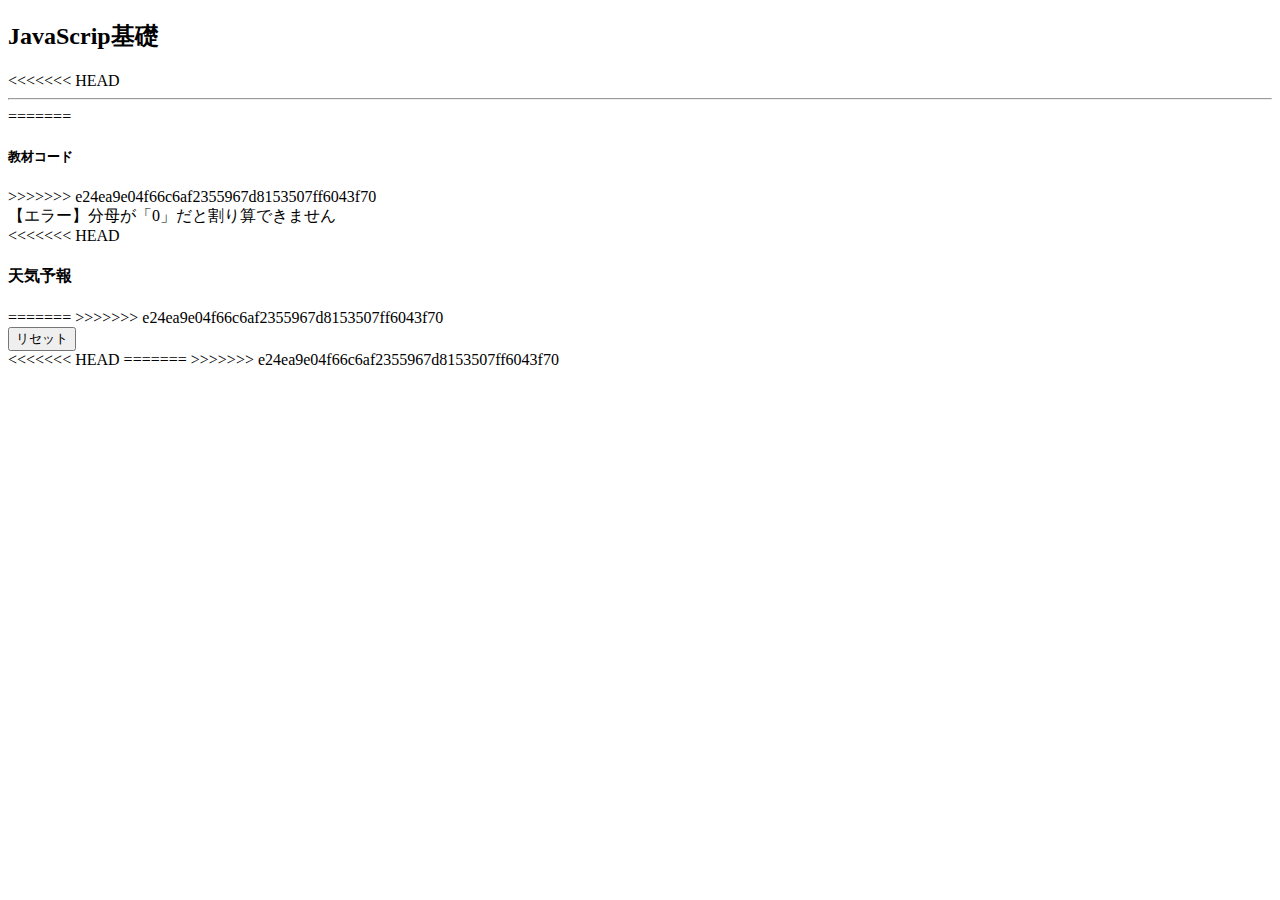
<file: index.html>
<!DOCTYPE html>
<html lang="ja">
<head>
    <meta charset="UTF-8">
    <meta name="viewport" content="width=device-width, initial-scale=1.0">
    <title>JavaScript基礎</title>
    <link href="https://cdn.jsdelivr.net/npm/bootstrap@5.3.0/dist/css/bootstrap.min.css" rel="stylesheet" integrity="sha384-9ndCyUaIbzAi2FUVXJi0CjmCapSmO7SnpJef0486qhLnuZ2cdeRhO02iuK6FUUVM" crossorigin="anonymous">
    <link rel="stylesheet" href="css/style.css">
</head>
<body>
    <div class="container m-auto">
        <header class="p-4">
            <h2>JavaScrip基礎</h2>
        </header>
    
        <main>
            <section class="mb-4 p-4 border border-primary">
<<<<<<< HEAD

                <hr>
=======
                <h5 class="text-decoration-underline">教材コード</h5>
>>>>>>> e24ea9e04f66c6af2355967d8153507ff6043f70
                <div id="dom-code"></div>
            </section>

            <section class="mb-4 p-4 border border-primary">
<<<<<<< HEAD
                <h4 class="mb-4 text-decoration-underline">天気予報</h4>
=======
>>>>>>> e24ea9e04f66c6af2355967d8153507ff6043f70
                <div id="weather-html"></div>
            </section>
        </main>
    
        <footer class="p-4 text-center border border-primary">
            <button class="btn btn-success" id="reset-btn">リセット</button>
        </footer>
    </div>
<script src="https://cdn.jsdelivr.net/npm/bootstrap@5.3.0/dist/js/bootstrap.bundle.min.js" integrity="sha384-geWF76RCwLtnZ8qwWowPQNguL3RmwHVBC9FhGdlKrxdiJJigb/j/68SIy3Te4Bkz" crossorigin="anonymous"></script>
<<<<<<< HEAD
<script src="https://code.jquery.com/jquery-3.7.1.min.js" integrity="sha256-/JqT3SQfawRcv/BIHPThkBvs0OEvtFFmqPF/lYI/Cxo=" crossorigin="anonymous"></script>
=======
>>>>>>> e24ea9e04f66c6af2355967d8153507ff6043f70
<script type="module" src="js/script.js"></script>
</body>
</html>
</file>
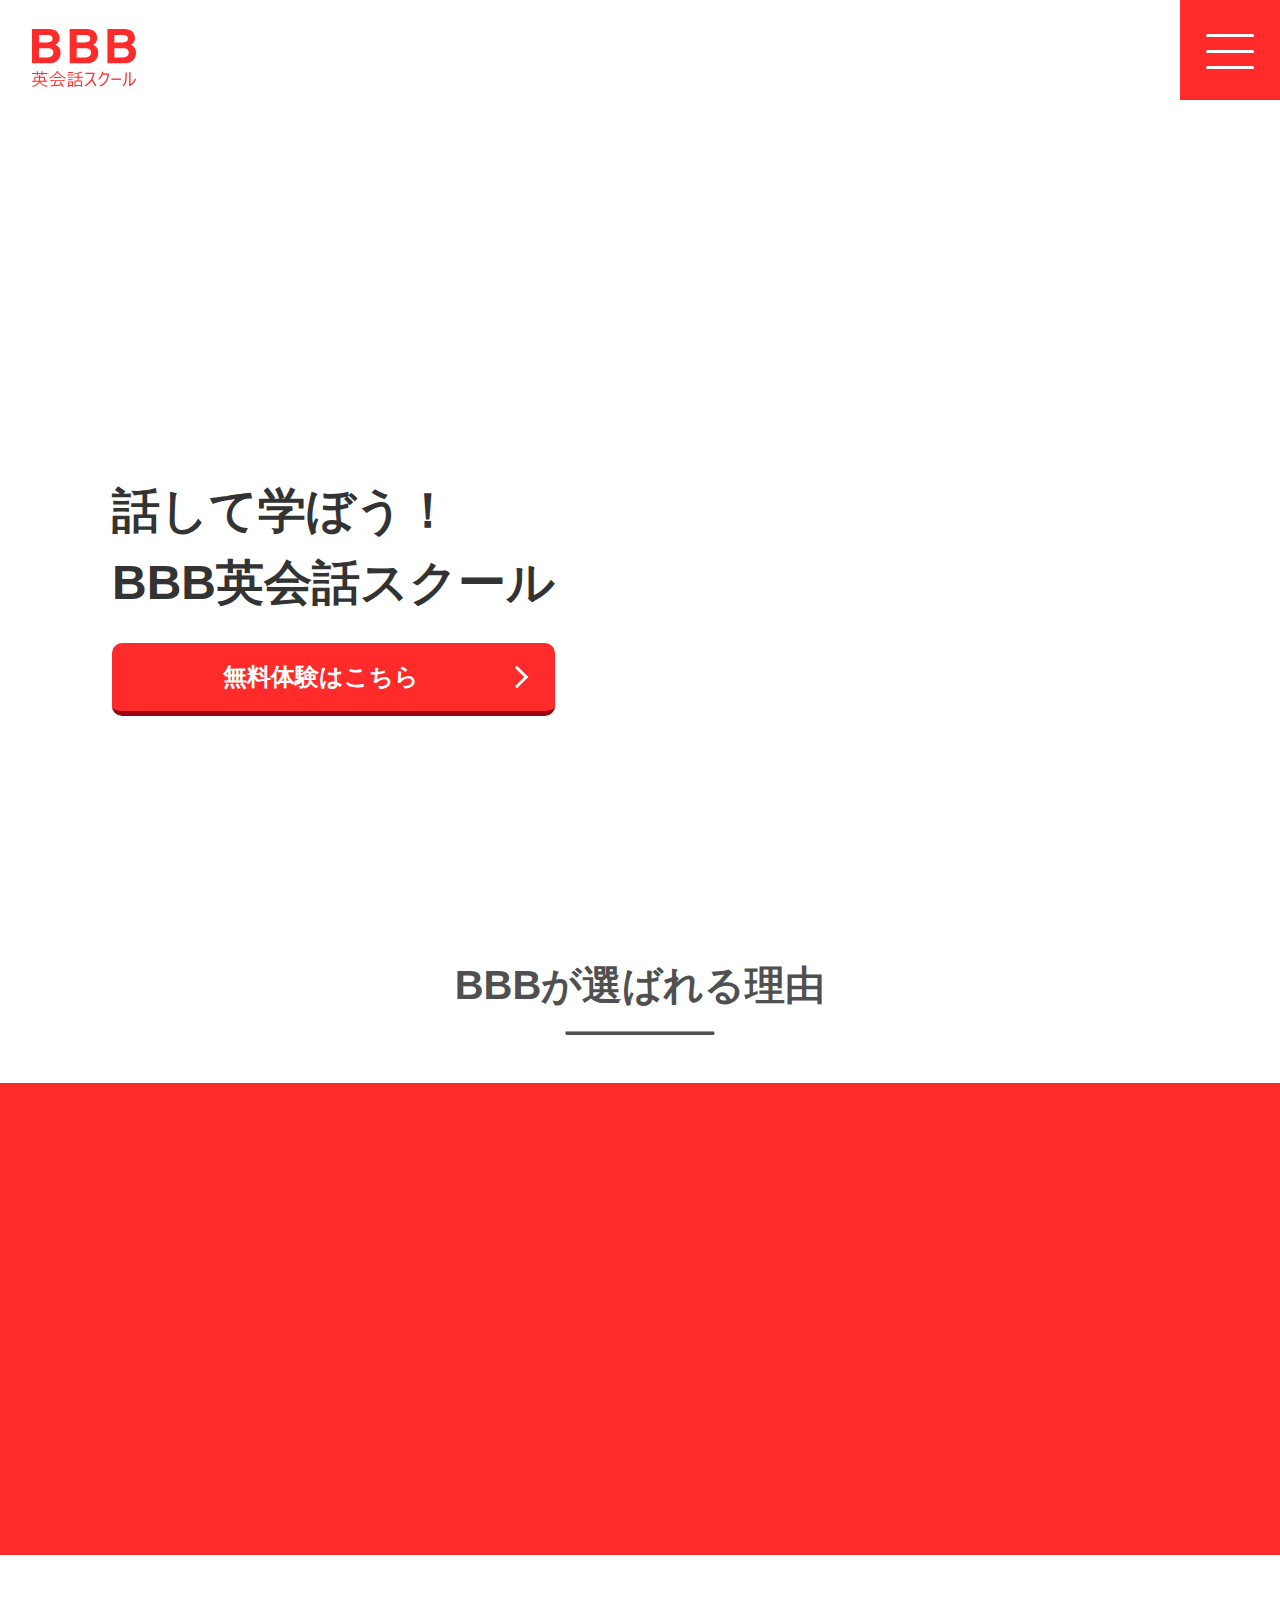
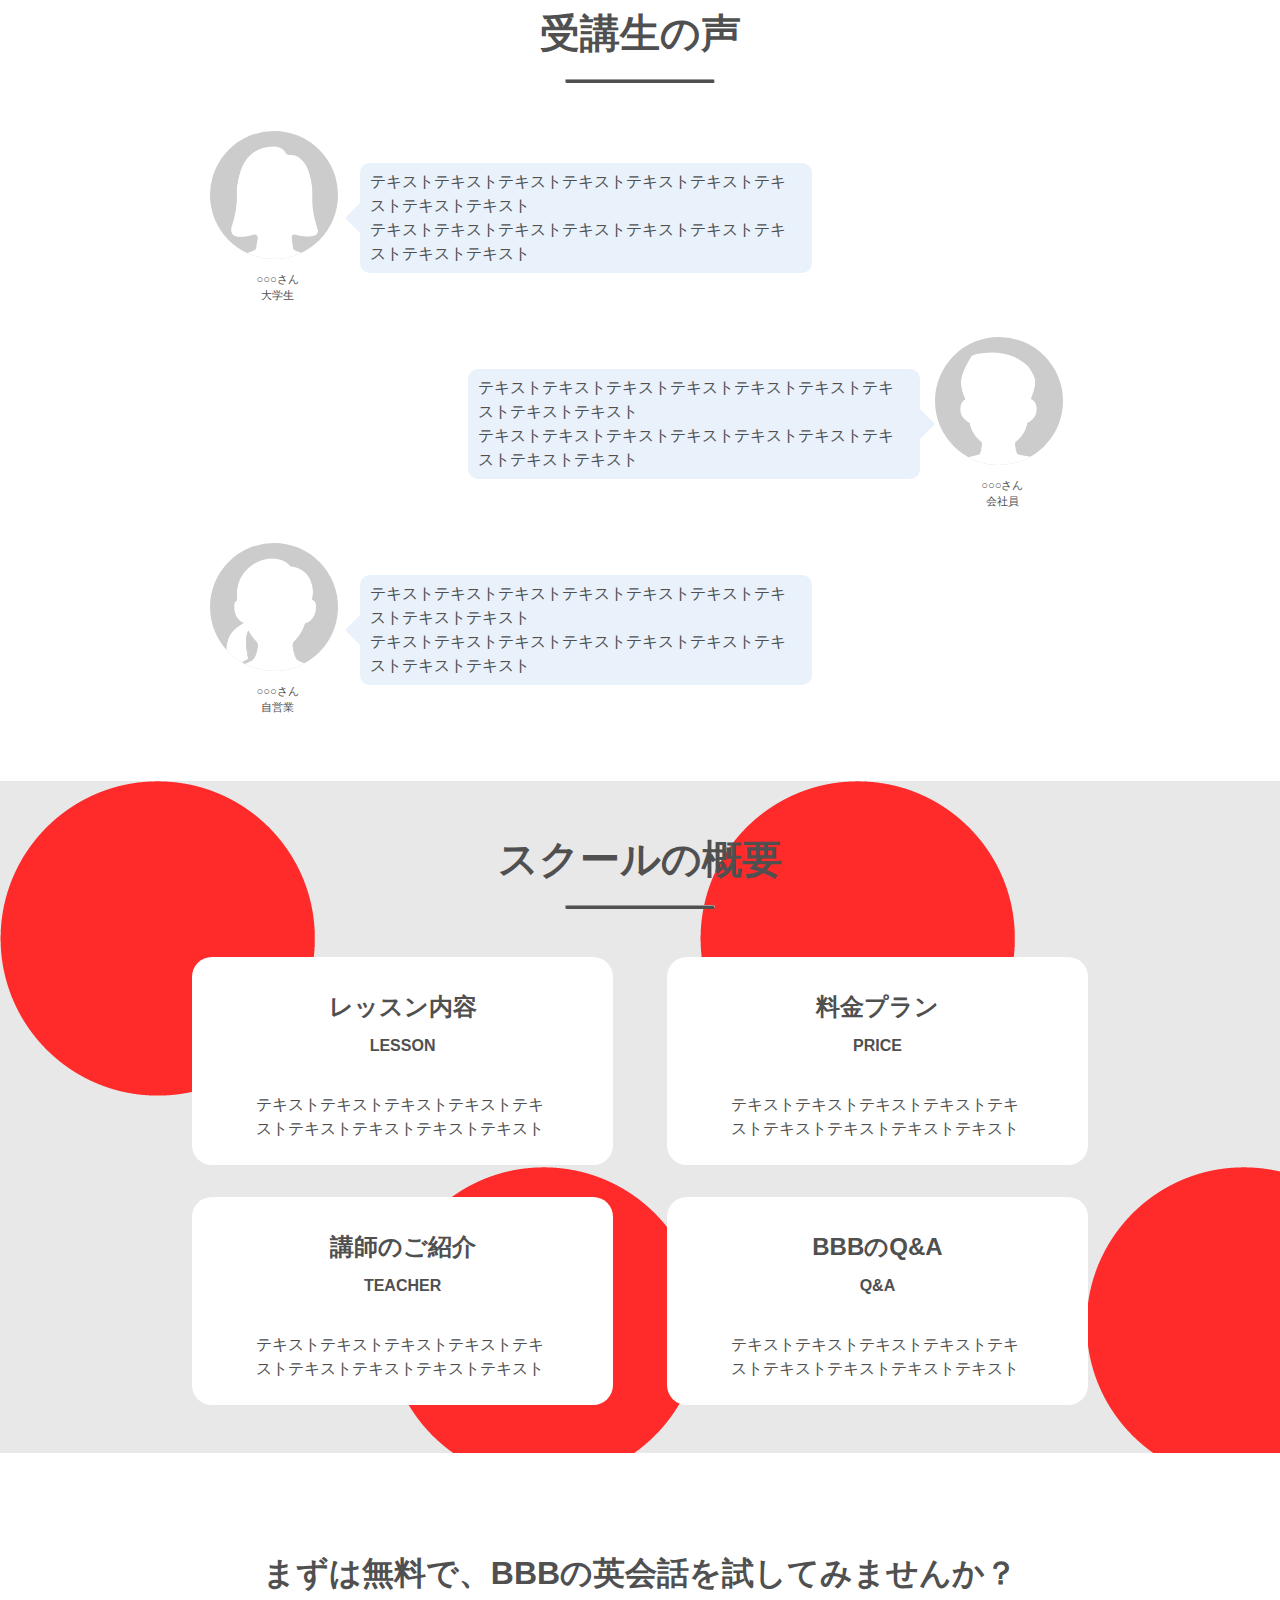
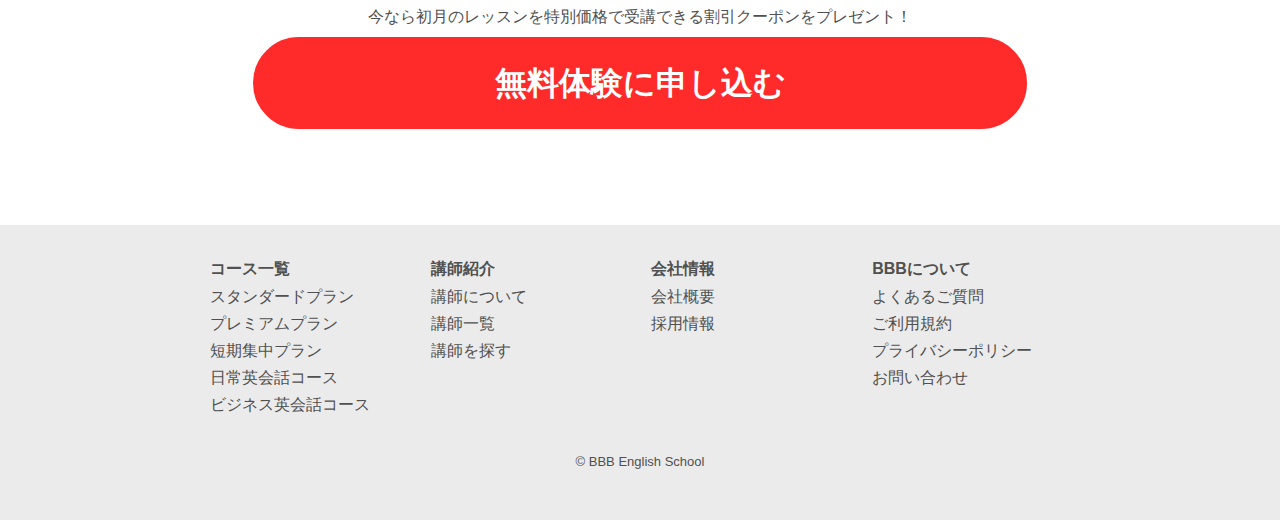
<file: bbblp/index.html>
<!DOCTYPE html>
<html lang="ja">
<head>
<meta charset="UTF-8">
<meta http-equiv="X-UA-Compatible" content="IE=edge">
<!-- SPの表示方法を指定・制御 -->
<meta name="viewport" content="width=device-width, initial-scale=1.0">
<meta name="description" content="BBB英会話スクールはネイティブな講師をそろえて皆様をお待ちしております。">
<title>BBB英会話スクール</title>
<!-- css -->
<link rel="stylesheet" type="text/css" href="css/reset.css">
<link rel="stylesheet" type="text/css" href="css/style.css">
<link rel="stylesheet" type="text/css" href="css/responsive.css">

 <!-- ファビコン -->
 <link rel="shortcut icon" href="img/favicon.ico">

</head>
<body>
  <header id="header">
      <h1 id="logo">
        <a href="#header"><img src="img/logo-r.svg" alt="BBB英会話スクール"></a>
      </h1>

      <!-- ハンバーガーメニュー -->
      <div class="hamburger">
        <span></span>
        <span></span>
        <span></span>
      </div>

      <nav id="gnav">
        <p id="logo">
          <img class="logo" src="img/logo-w.svg" alt="BBB英会話スクール">
        </p>
        <ul class="sp_menu">
          <li><a href="#bbb">BBBが選ばれる理由</a></li>
          <li><a href="#students">受講生の声</a></li>
          <li><a href="#overview">スクールの概要</a></li>
        </ul>
        <p class="sp_menubtn">
          <a class="btn" href="#">無料体験に申し込む</a>
        </p>
      </nav>
  </header>

  
  <div id="headerimg">
    <ul class="slideanime">
      <li><img src="img/mainvisual1.jpg" alt="黒板と生徒"></li>
      <li><img src="img/mainvisual2.jpg" alt="先生と生徒"></li>
      <li><img src="img/mainvisual3.jpg" alt="楽しそうな生徒"></li>
    </ul>
    <div class="catch">
      <p class="text">話して学ぼう！<br>BBB英会話スクール</p>
      <a class="btn" href="#">無料体験はこちら</a>
      
    </div>
    <!-- catch -->
  </div>
  <!-- headerimg -->




  <main id="main">

    <!-- BBBが選ばれる理由 -->
 
      <div class="container" id="bbb">
        <h2 class="section-title">BBBが選ばれる理由</h2><hr>
      </div>
      <!-- container -->

      <section id="reason">
          <div class="move">
            <ul class="leftBox inview fadeIn_left">
              <li>
                <img src="img/icon-pc.png" alt="">
                <p>
                  <span class="title">オンライン対応</span>
                  <br><span class="text">24時間いつでも受講で<br class="br-sp">きる！</span>
                </p>
              </li>
            </ul>

            <ul class="rightBox inview fadeIn_right">
              <li>
                <img src="img/icon-teacher.png" alt="">
                <p>
                  <span class="title">講師はネイティブ</span>
                  <br><span class="text">お気に入りの講師が自由に<br class="br-sp">選べる！</span>
                </p>
              </li>
            </ul>
          </div>
      </section>
      

    
    


  <!-- 受講生の声 -->
    <div class="container" id="students">
      <h2 class="section-title">受講生の声</h2><hr>
      
      <section id="voice">
        <ul class="item-left inview-balloon">
            <li class="Infoitem">
                <img src="img/icon-student1.png" alt="大学生様お写真">
                <p class="name">○○○さん<br>大学生</p>
            </li>
            <li class="textitem">
              <p>
                テキストテキストテキストテキストテキストテキストテキストテキストテキスト<br>
                テキストテキストテキストテキストテキストテキストテキストテキストテキスト
              </p>
            </li>
          </ul>

          <ul class="item-right inview-balloon">
            <li class="textitem">
              <p>
                テキストテキストテキストテキストテキストテキストテキストテキストテキスト<br>
                テキストテキストテキストテキストテキストテキストテキストテキストテキスト
              </p>
            <li class="Infoitem">
              <img src="img/icon-student2.png" alt="会社員様お写真">
              <p class="name">○○○さん<br>会社員</p>
            </li>
          </ul>

          <ul class="item-left inview-balloon">
            <li class="Infoitem">
              <img src="img/icon-student3.png" alt="自営業様お写真">
              <p class="name">○○○さん<br>自営業</p>
            </li>
            <li class="textitem">
              <p>
                テキストテキストテキストテキストテキストテキストテキストテキストテキスト<br>
                テキストテキストテキストテキストテキストテキストテキストテキストテキスト
              </p>
            </li>
          </ul>
      </section>
      <!-- voice -->
    </div>
    <!-- container -->





    <!-- スクールの概要 -->
    <div class="wrapper" id="overview">
      <h2 class="section-title">スクールの概要</h2><hr>
      <section>
        <ul class="menu">
          <li>
            <h3 class="menu-title">
              <p>
                レッスン内容
                <br><span>LESSON</span>
              </p>
            </h3>
            <p>テキストテキストテキストテキストテキストテキストテキストテキストテキスト</p>
          </li>
          <li>
            <h3 class="menu-title">
              <p>
                料金プラン
                <br><span>PRICE</span>
              </p>
            </h3>
            <p>テキストテキストテキストテキストテキストテキストテキストテキストテキスト</p>
          </li>
          <li>
            <h3 class="menu-title">
              <p>
                講師のご紹介
                <br><span>TEACHER</span>
              </p>
            </h3>
            <p>テキストテキストテキストテキストテキストテキストテキストテキストテキスト</p>
          </li>
          <li>
            <h3 class="menu-title">
              <p>
                BBBのQ&A
                <br><span>Q&A</span>
              </p>
            </h3>
            <p>テキストテキストテキストテキストテキストテキストテキストテキストテキスト</p>
          </li>
        </ul>
      </section>
    </div>
    <!-- wrapper -->




  <!-- 無料体験申し込み -->
  <div class="container">
    <ul id="entry">
      <li class="title">
        まずは無料で、BBBの英会話を試してみませんか？
      </li>
      <li class="cm">
        今なら初月のレッスンを特別価格で受講できる割引クーポンをプレゼント！
      </li>
      <li class="entrybtn"><a class="btn" href="#">無料体験に申し込む</a></li>
    </ul>
  </div>
  <!-- container -->
  </main>




  <footer id="footer">
    <div class="container">
      <ul class="inner">
        <li>
          <dl class="next">
            <dt>コース一覧</dt>
            <dd><a href="#">スタンダードプラン</a></dd>
            <dd><a href="#">プレミアムプラン</a></dd>
            <dd><a href="#">短期集中プラン</a></dd>
            <dd><a href="#">日常英会話コース</a></dd>
            <dd><a href="#">ビジネス英会話コース</a></dd>
          </dl>
        </li>
        <li>
          <dl class="next">
            <dt>講師紹介</dt>
            <dd><a href="#">講師について</a></dd>
            <dd><a href="#">講師一覧</a></dd>
            <dd><a href="#">講師を探す</a></dd>
          </dl>
        </li>
        <li>
          <dl class="next">
            <dt>会社情報</dt>
            <dd><a href="#">会社概要</a></dd>
            <dd><a href="#">採用情報</a></dd>
          </dl>
        </li>
        <li>
          <dl class="next">
            <dt>BBBについて</dt>
            <dd><a href="#">よくあるご質問</a></dd>
            <dd><a href="#">ご利用規約</a></dd>
            <dd><a href="#">プライバシーポリシー</a></dd>
            <dd><a href="#">お問い合わせ</a></dd>
          </dl>
        </li>
      </ul>
      <p class="copyright">&copy; BBB English School</p>
    </div>
    <!-- container -->
  </footer>

  <script src="https://code.jquery.com/jquery-3.7.1.min.js" integrity="sha256-/JqT3SQfawRcv/BIHPThkBvs0OEvtFFmqPF/lYI/Cxo=" crossorigin="anonymous"></script>
  <!-- inview動きのライブラリ -->
  <script src="js/jquery.inview.min.js"></script>
  <script src="js/script.js"></script>

</body>
</html>
</file>
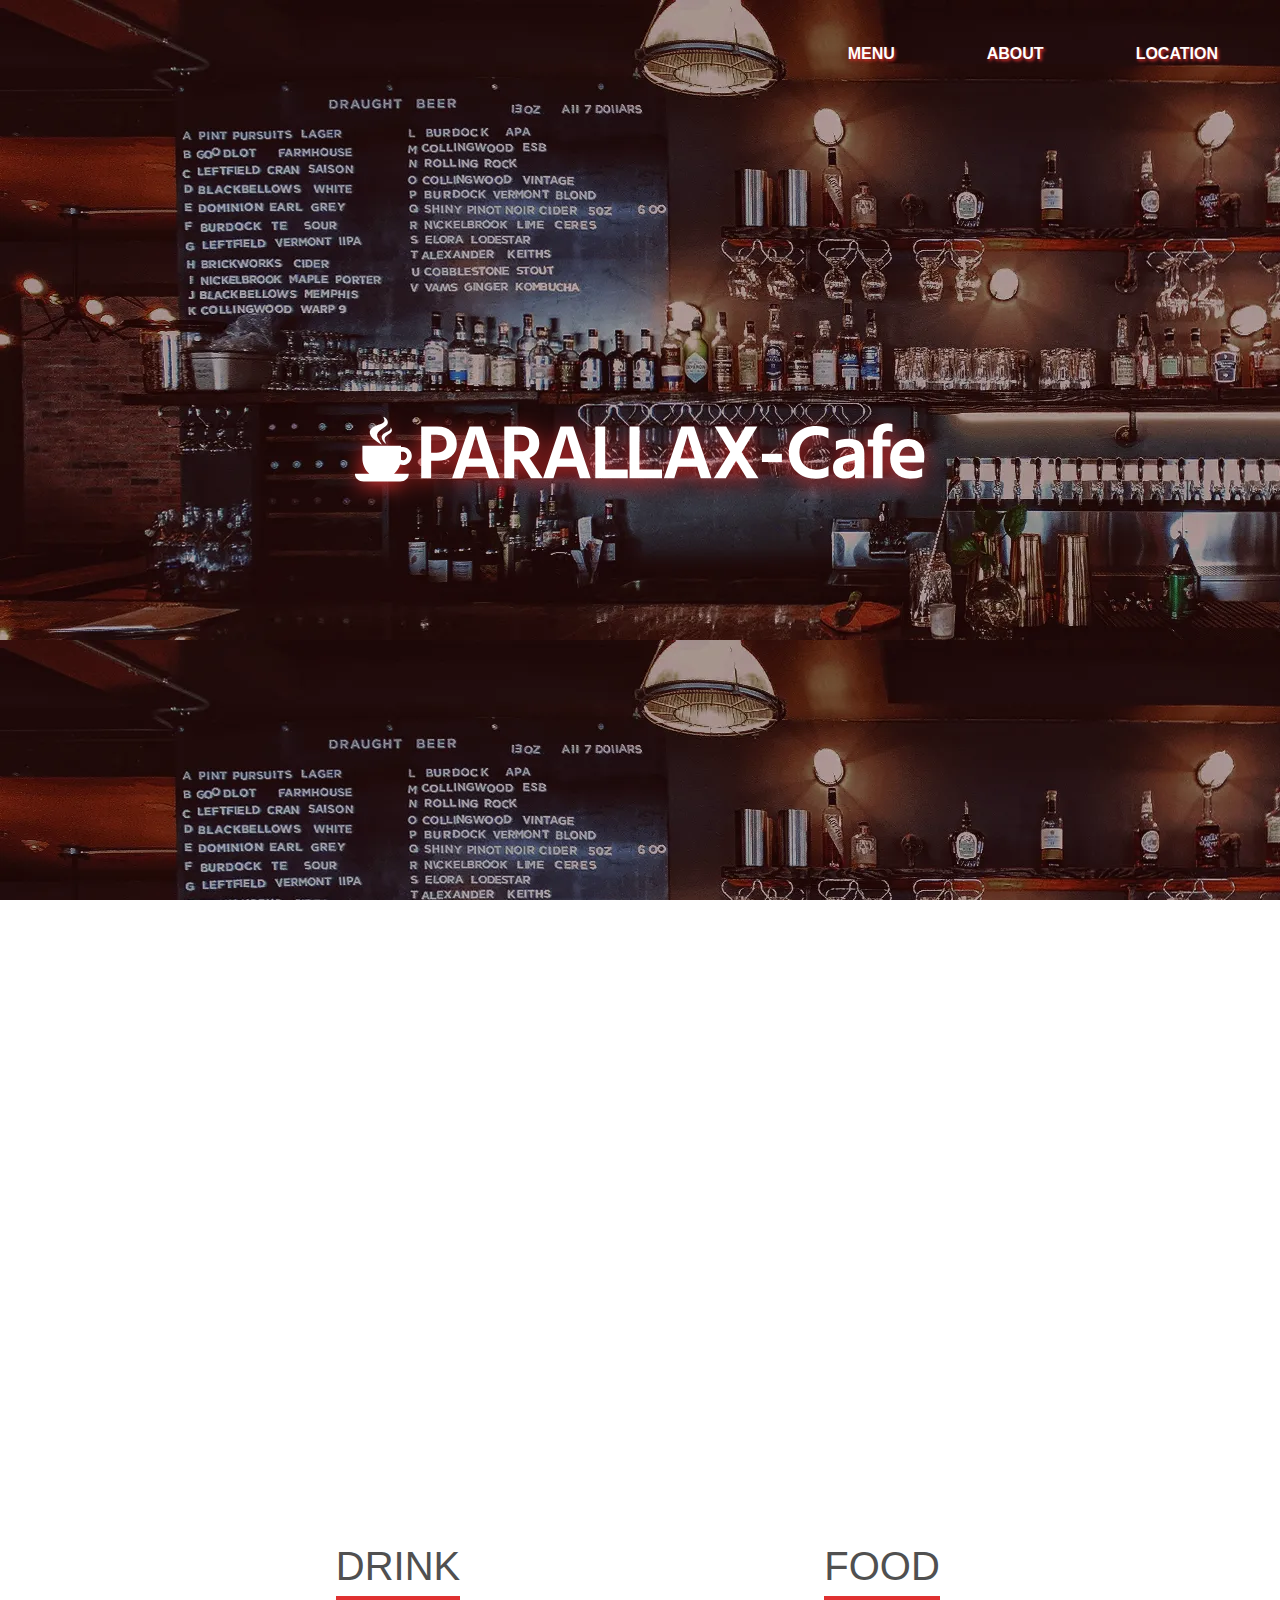
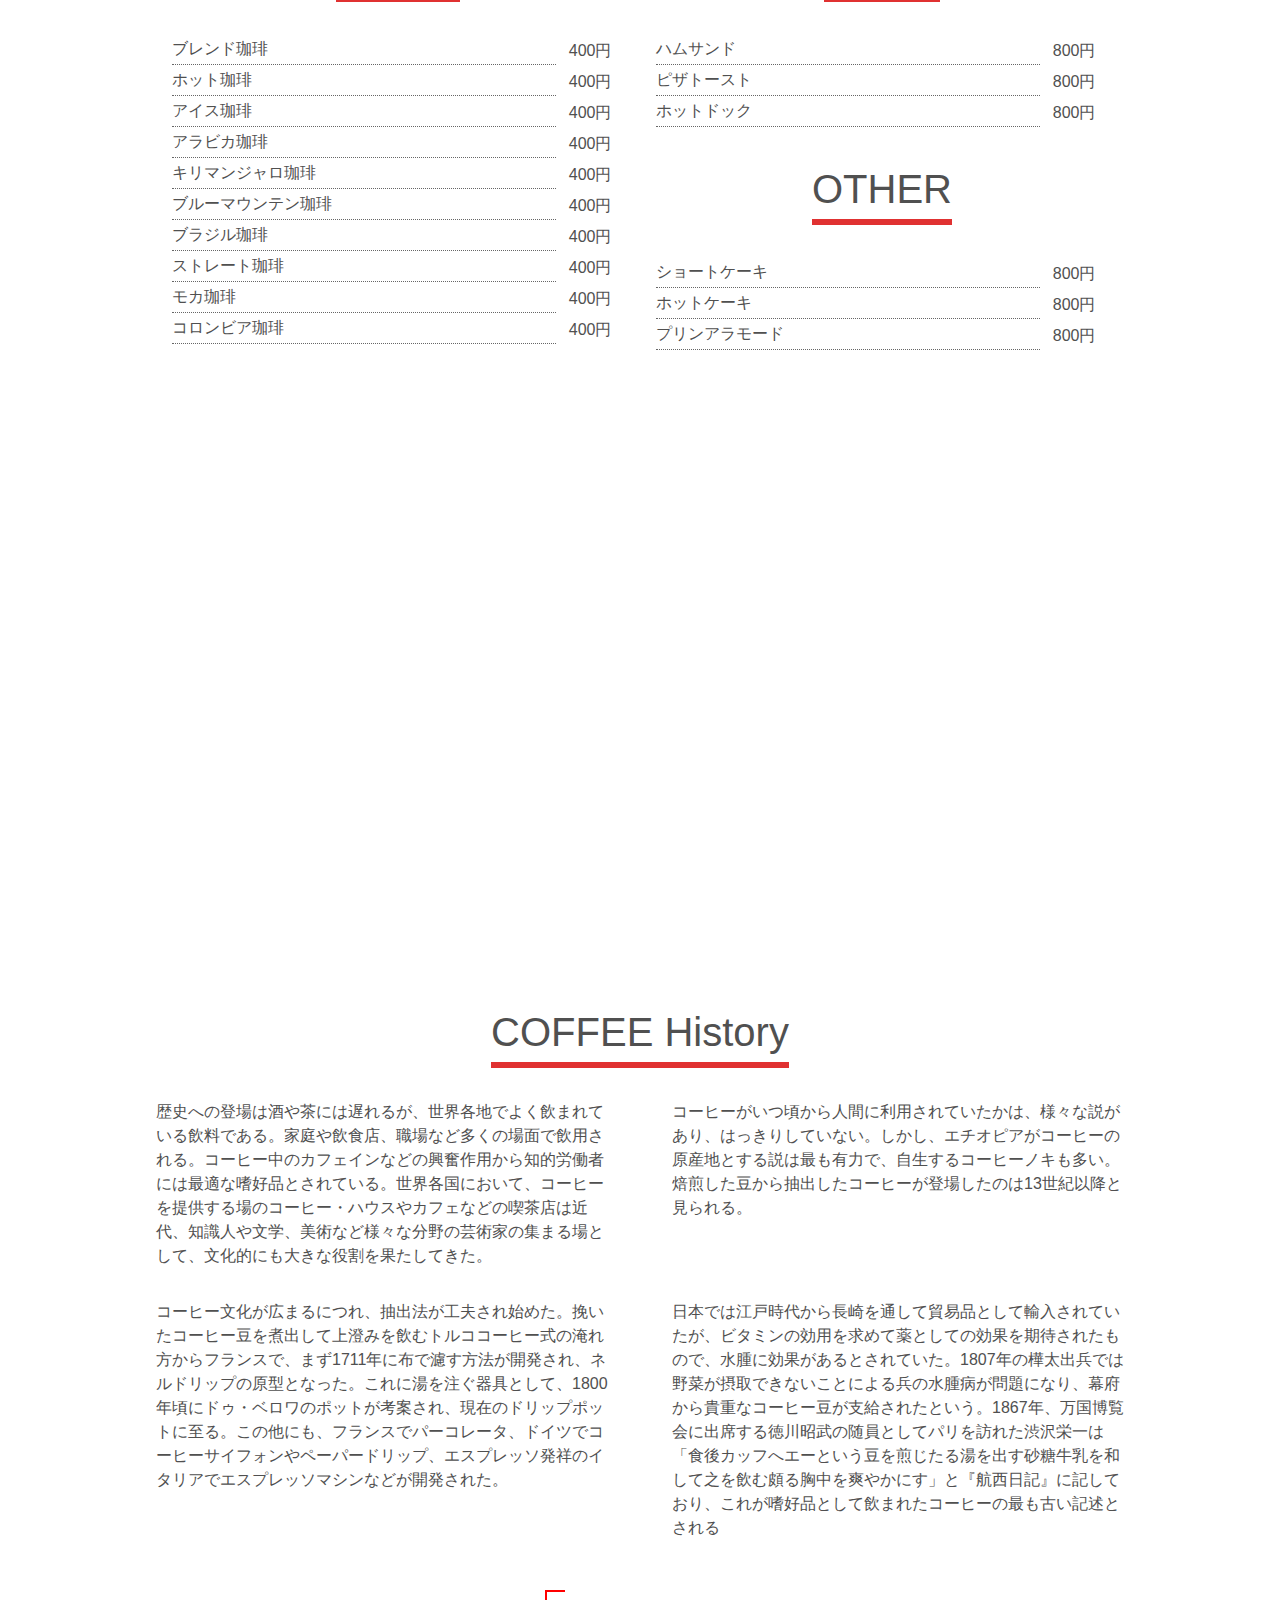
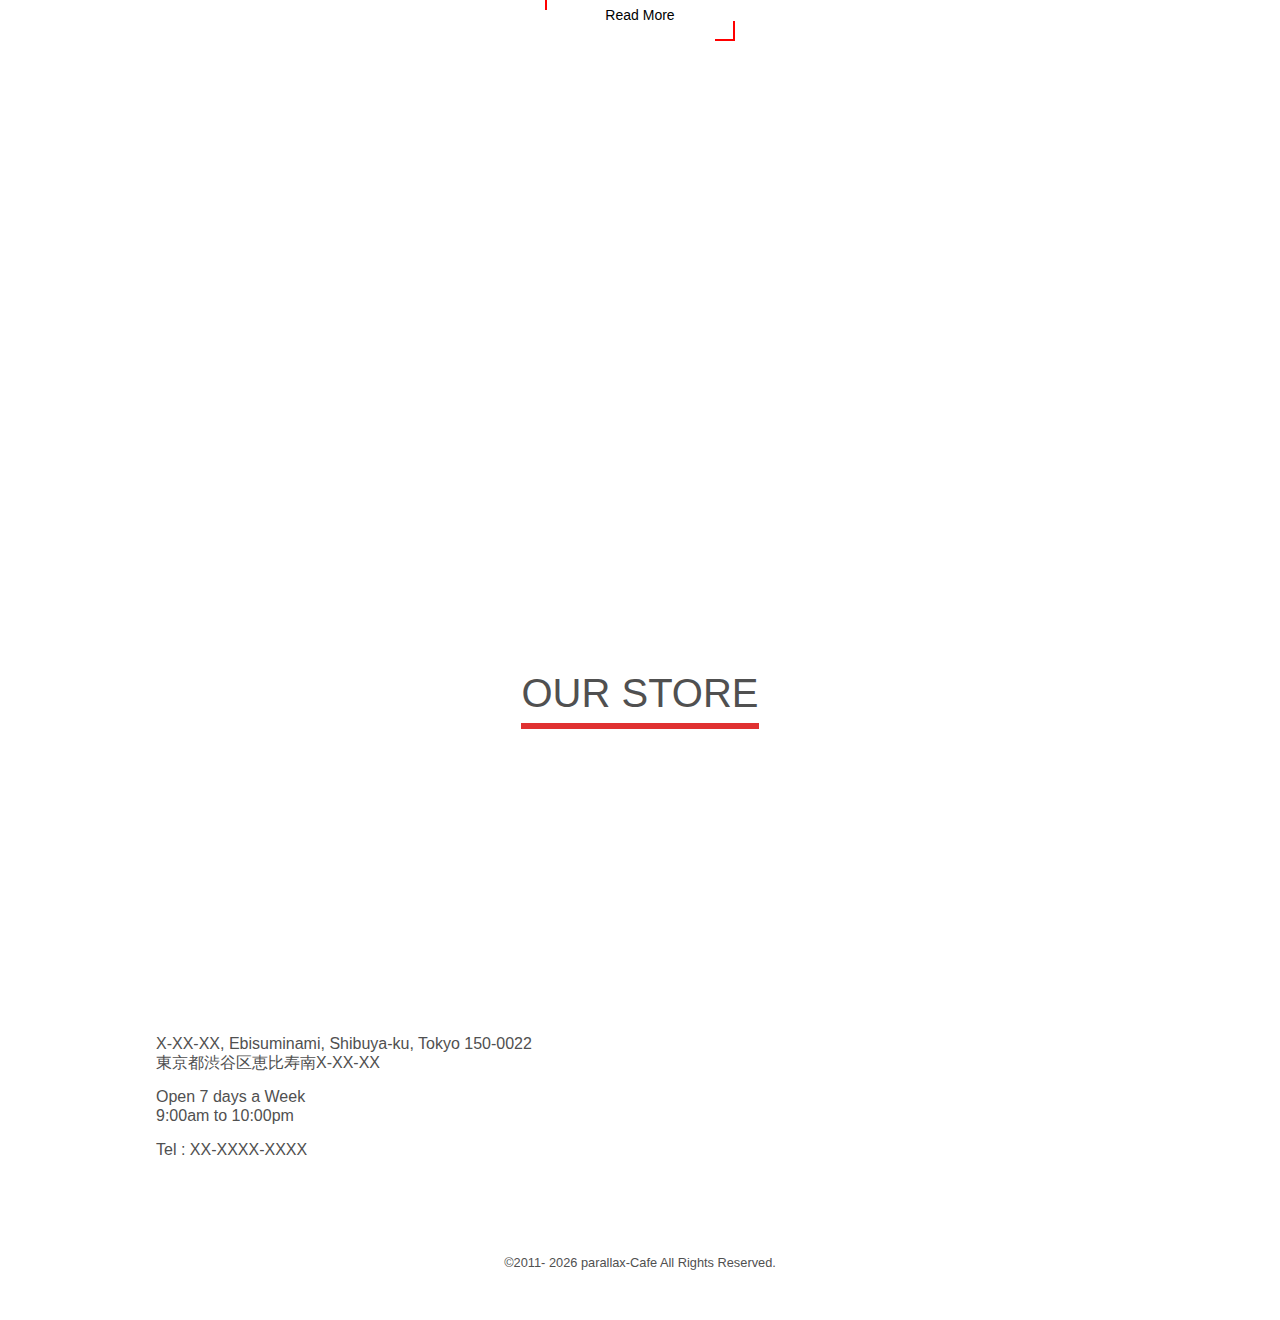
<file: coffee-main/index.html>
﻿<!DOCTYPE html>
<html lang="ja">
<head>
 <meta charset="utf-8">
 <meta http-equiv="Content-Type" content="text/html; charset=UTF-8">
 <meta http-equiv="X-UA-Compatible" content="IE=edge">
 <!-- viewport -->
 <meta name="viewport" content="width=device-width, initial-scale=1.0">
 <meta name="description" content="parallax-Cafeへようこそ、ゆったりした時間の中、極上の珈琲タイムはいかがでしょうか？">
 <title>parallax-Cafe</title>
 <!-- css -->
 <link rel="stylesheet" type="text/css" href="css/reset.css">
 <link rel="stylesheet" type="text/css" href="css/style.css">
 <link rel="stylesheet" type="text/css" href="css/responsive.css">

 <!-- ファビコン -->
 <link rel="shortcut icon" href="favicon.ico">
 <!-- ファビコンIOS -->
 <link rel="apple-touch-icon" href="touch-icon.png" sizes="192x192">
 <!-- ファビコンAndroid -->
 <link rel="icon" type="image/png" href="touch-icon.png" sizes="192x192">
  

</head>
<body>
<div id="Top"></div>
 <header id="header">
  <h1>
   <img src="img/logo.svg" alt="parallax-Cafeのロゴマーク">
  </h1>
  <ul>
   <li><a href="index.html#MENU">MENU</a></li>
   <li><a href="index.html#ABOUT">ABOUT</a></li>
   <li><a href="index.html#LOCATION">LOCATION</a></li>
  </ul>
 </header>


 <main>
  <section id="MENU">
   <div class="parallax_bg">
    <h2>MENU</h2>
   </div>
  </section>

  <section class="content">
   <div class="article">
    <div class="Box">
     <h3>DRINK</h3>
     <dl>
      <dt>ブレンド珈琲</dt>
      <dd>400円</dd>
      <dt>ホット珈琲</dt>
      <dd>400円</dd>
      <dt>アイス珈琲</dt>
      <dd>400円</dd>
      <dt>アラビカ珈琲</dt>
      <dd>400円</dd>
      <dt>キリマンジャロ珈琲</dt>
      <dd>400円</dd>
      <dt>ブルーマウンテン珈琲</dt>
      <dd>400円</dd>
      <dt>ブラジル珈琲</dt>
      <dd>400円</dd>
      <dt>ストレート珈琲</dt>
      <dd>400円</dd>
      <dt>モカ珈琲</dt>
      <dd>400円</dd>
      <dt>コロンビア珈琲</dt>
      <dd>400円</dd>
     </dl>
    </div>

    <div class="Box">
     <h3>FOOD</h3>
     <dl>
      <dt>ハムサンド</dt>
      <dd>800円</dd>
      <dt>ピザトースト</dt>
      <dd>800円</dd>
      <dt>ホットドック</dt>
      <dd>800円</dd>
     </dl>

     <h3>OTHER</h3>
     <dl>
      <dt>ショートケーキ</dt>
      <dd>800円</dd>
      <dt>ホットケーキ</dt>
      <dd>800円</dd>
      <dt>プリンアラモード</dt>
      <dd>800円</dd>
     </dl>
    </div>
   </div>
   <!-- article -->
  </section>


  <section id="ABOUT">
   <div class="parallax_bg">
    <h2>ABOUT</h2>
   </div>
  </section>

  <section class="content">
   <h3>COFFEE History</h3>
   <ul>
    <li>
     歴史への登場は酒や茶には遅れるが、世界各地でよく飲まれている飲料である。家庭や飲食店、職場など多くの場面で飲用される。コーヒー中のカフェインなどの興奮作用から知的労働者には最適な嗜好品とされている。世界各国において、コーヒーを提供する場のコーヒー・ハウスやカフェなどの喫茶店は近代、知識人や文学、美術など様々な分野の芸術家の集まる場として、文化的にも大きな役割を果たしてきた。
    </li>
    <li>
     コーヒーがいつ頃から人間に利用されていたかは、様々な説があり、はっきりしていない。しかし、エチオピアがコーヒーの原産地とする説は最も有力で、自生するコーヒーノキも多い。焙煎した豆から抽出したコーヒーが登場したのは13世紀以降と見られる。
    </li>
    <li>
     コーヒー文化が広まるにつれ、抽出法が工夫され始めた。挽いたコーヒー豆を煮出して上澄みを飲むトルココーヒー式の淹れ方からフランスで、まず1711年に布で濾す方法が開発され、ネルドリップの原型となった。これに湯を注ぐ器具として、1800年頃にドゥ・ベロワのポットが考案され、現在のドリップポットに至る。この他にも、フランスでパーコレータ、ドイツでコーヒーサイフォンやペーパードリップ、エスプレッソ発祥のイタリアでエスプレッソマシンなどが開発された。
    </li>
    <li>
     日本では江戸時代から長崎を通して貿易品として輸入されていたが、ビタミンの効用を求めて薬としての効果を期待されたもので、水腫に効果があるとされていた。1807年の樺太出兵では野菜が摂取できないことによる兵の水腫病が問題になり、幕府から貴重なコーヒー豆が支給されたという。1867年、万国博覧会に出席する徳川昭武の随員としてパリを訪れた渋沢栄一は「食後カッフへエーという豆を煎じたる湯を出す砂糖牛乳を和して之を飲む頗る胸中を爽やかにす」と『航西日記』に記しており、これが嗜好品として飲まれたコーヒーの最も古い記述とされる
    </li>
   </ul>
   <!-- botton -->
   <div class="readmore">
    <a class="button" href="#">Read More</a>
    </div>
  </section>

  <section id="LOCATION">
   <div class="parallax_bg">
    <h2>LOCATION</h2>
   </div>
  </section>

  <section class="content">
   <h3>OUR STORE</h3>
   <iframe src="https://www.google.com/maps/embed?pb=!1m18!1m12!1m3!1d6484.628240765642!2d139.70201388779313!3d35.64463169039584!2m3!1f0!2f0!3f0!3m2!1i1024!2i768!4f13.1!3m3!1m2!1s0x60188b40ba660b1b%3A0x8858088b6942f55f!2z44CSMTUwLTAwMjIg5p2x5Lqs6YO95riL6LC35Yy65oG15q-U5a-_5Y2X!5e0!3m2!1sja!2sjp!4v1711369931423!5m2!1sja!2sjp" width="100%" height="250px" style="border:0;" allowfullscreen="" loading="lazy" referrerpolicy="no-referrer-when-downgrade">
   </iframe>

   <div class="address">
    <p>
     X-XX-XX, Ebisuminami, Shibuya-ku, Tokyo 150-0022
     <br>東京都渋谷区恵比寿南X-XX-XX
    </p>
    <p>
     Open 7 days a Week
     <br>9:00am to 10:00pm
    </p>
    <p>
     Tel : XX-XXXX-XXXX
    </p>
   </div>
  </section>
 </main>

 <footer>
  <p>&copy;2011- <script type="text/javascript">myDate = new Date() ;myYear = myDate.getFullYear ();document.write(myYear);</script><a href="#header"> parallax-Cafe</a> All Rights Reserved.
  </p>
 </footer>

 
 <div id="pageTop"><a href="index.html#top" class="circle"></a></div>
 
 <!-- js読込 -->
 <script src="js/jquerymin3.7.0.js"></script>
 <script src="js/script.js"></script>
</body>
</html>
</file>
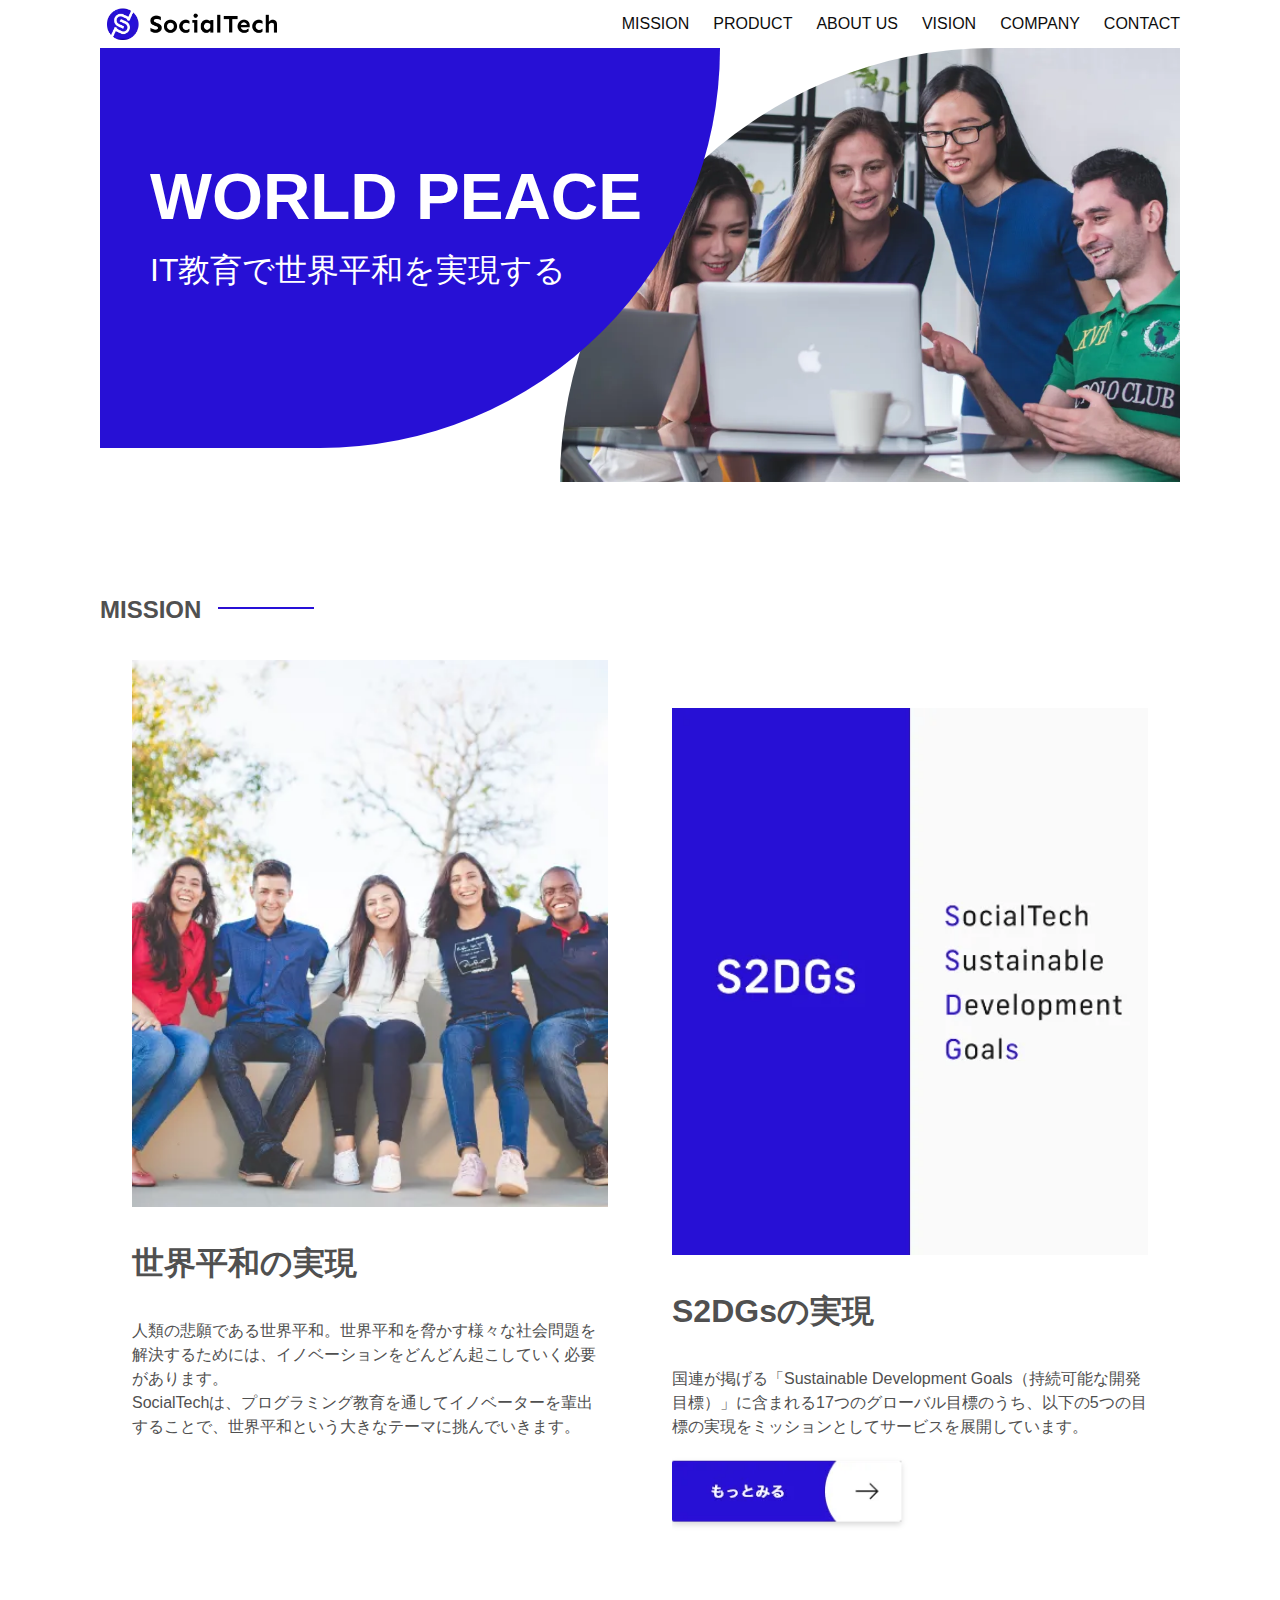
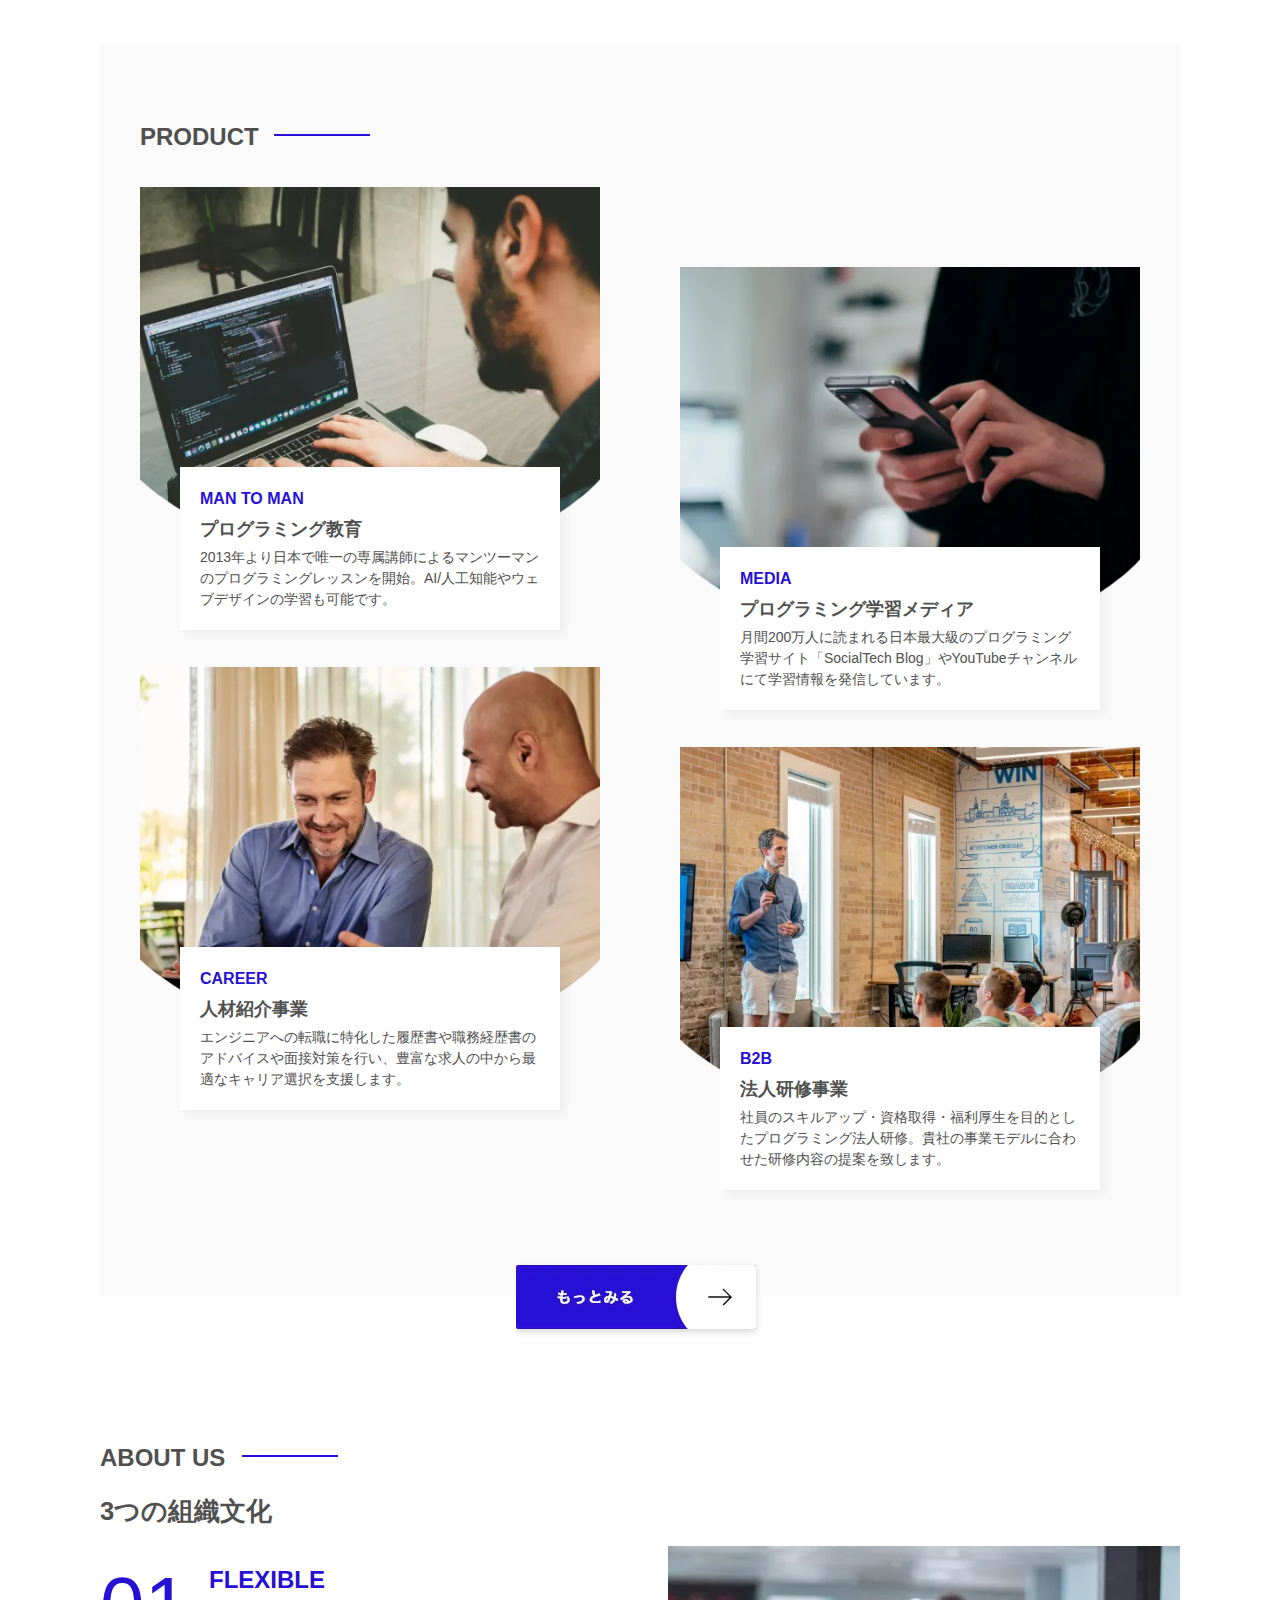
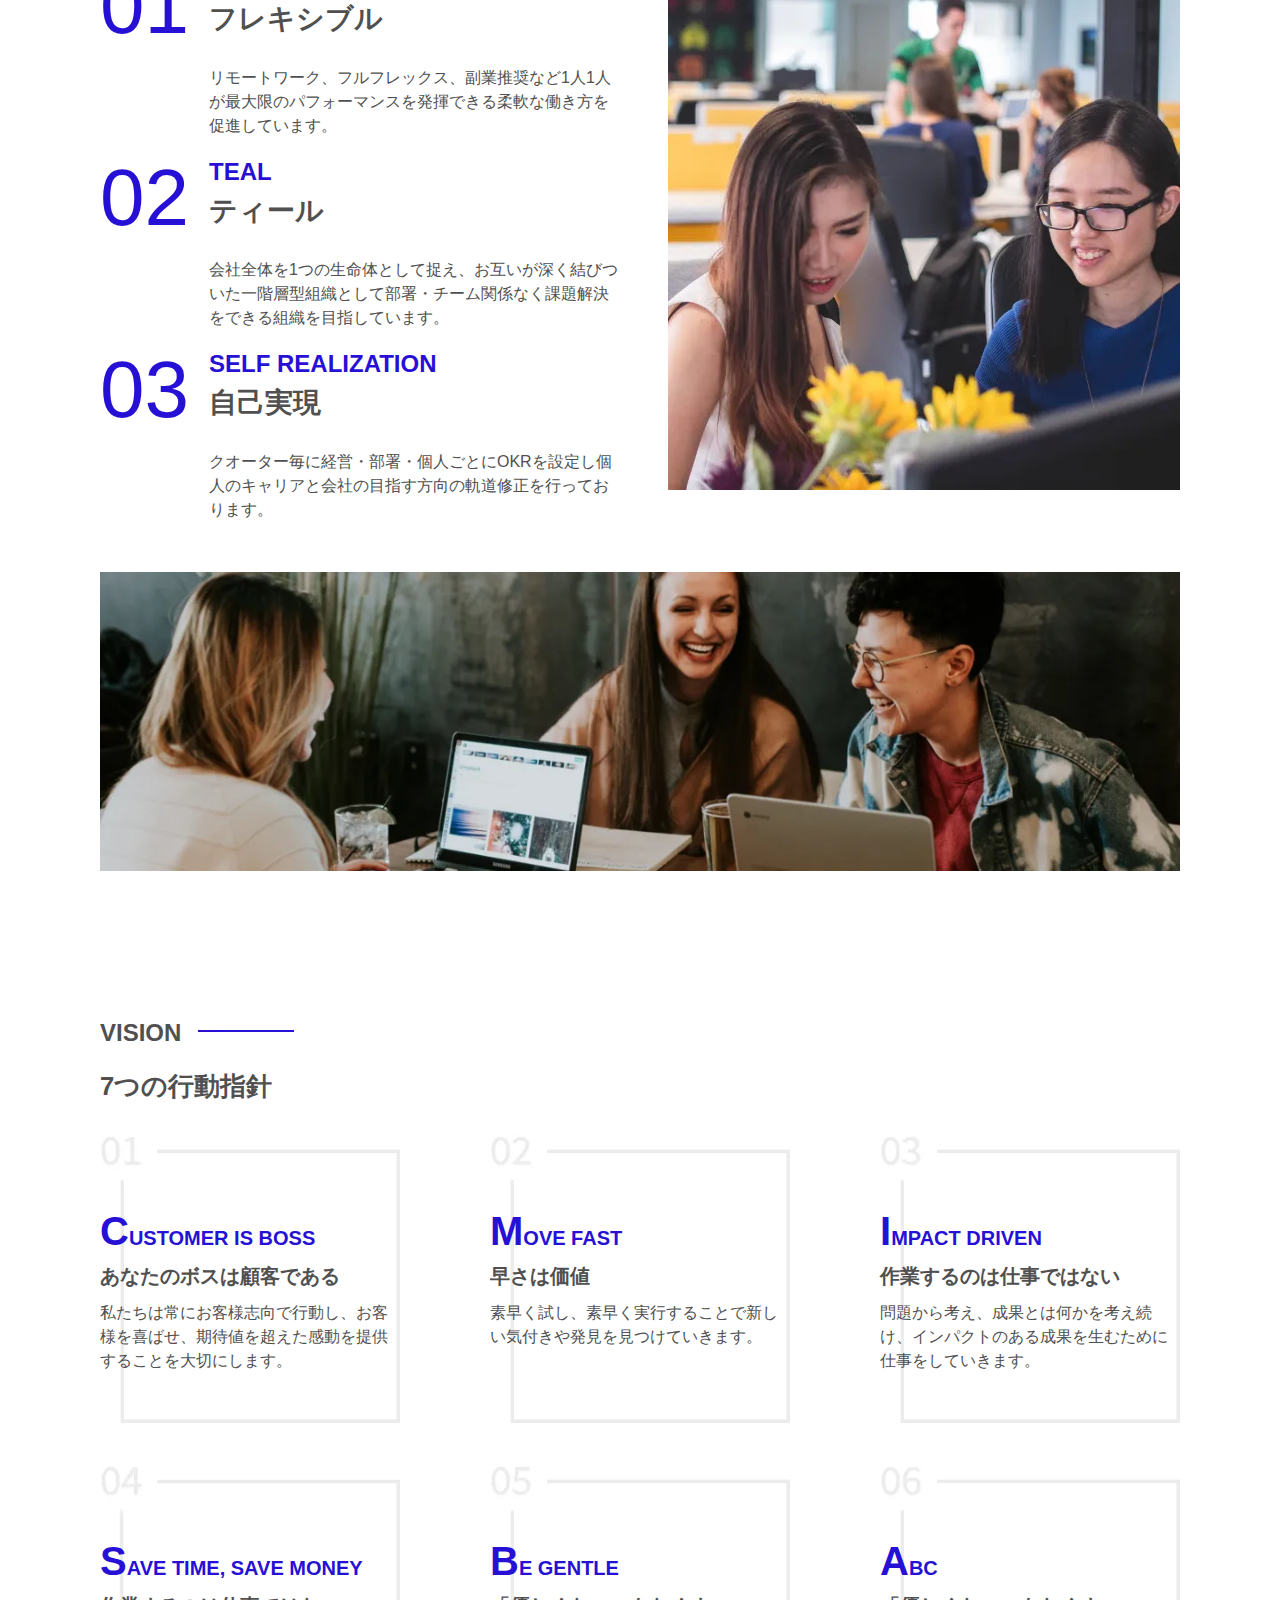
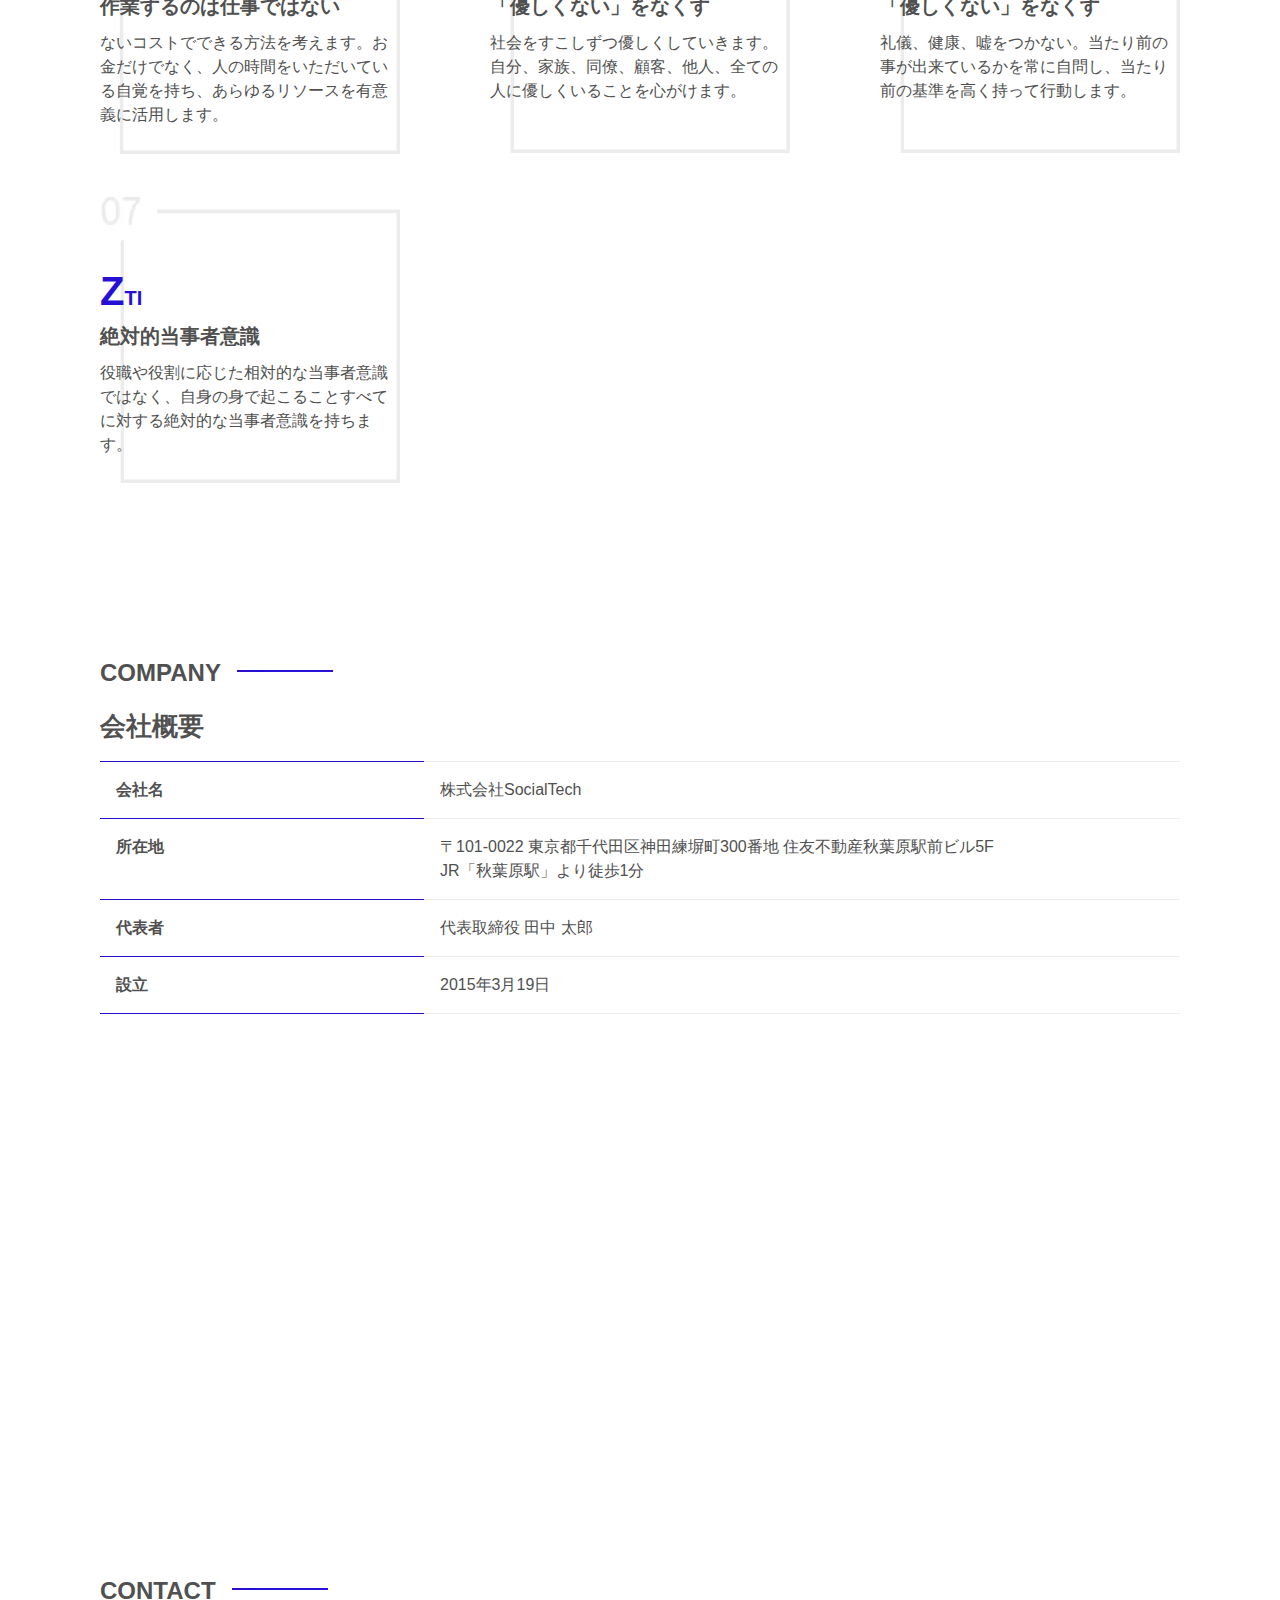
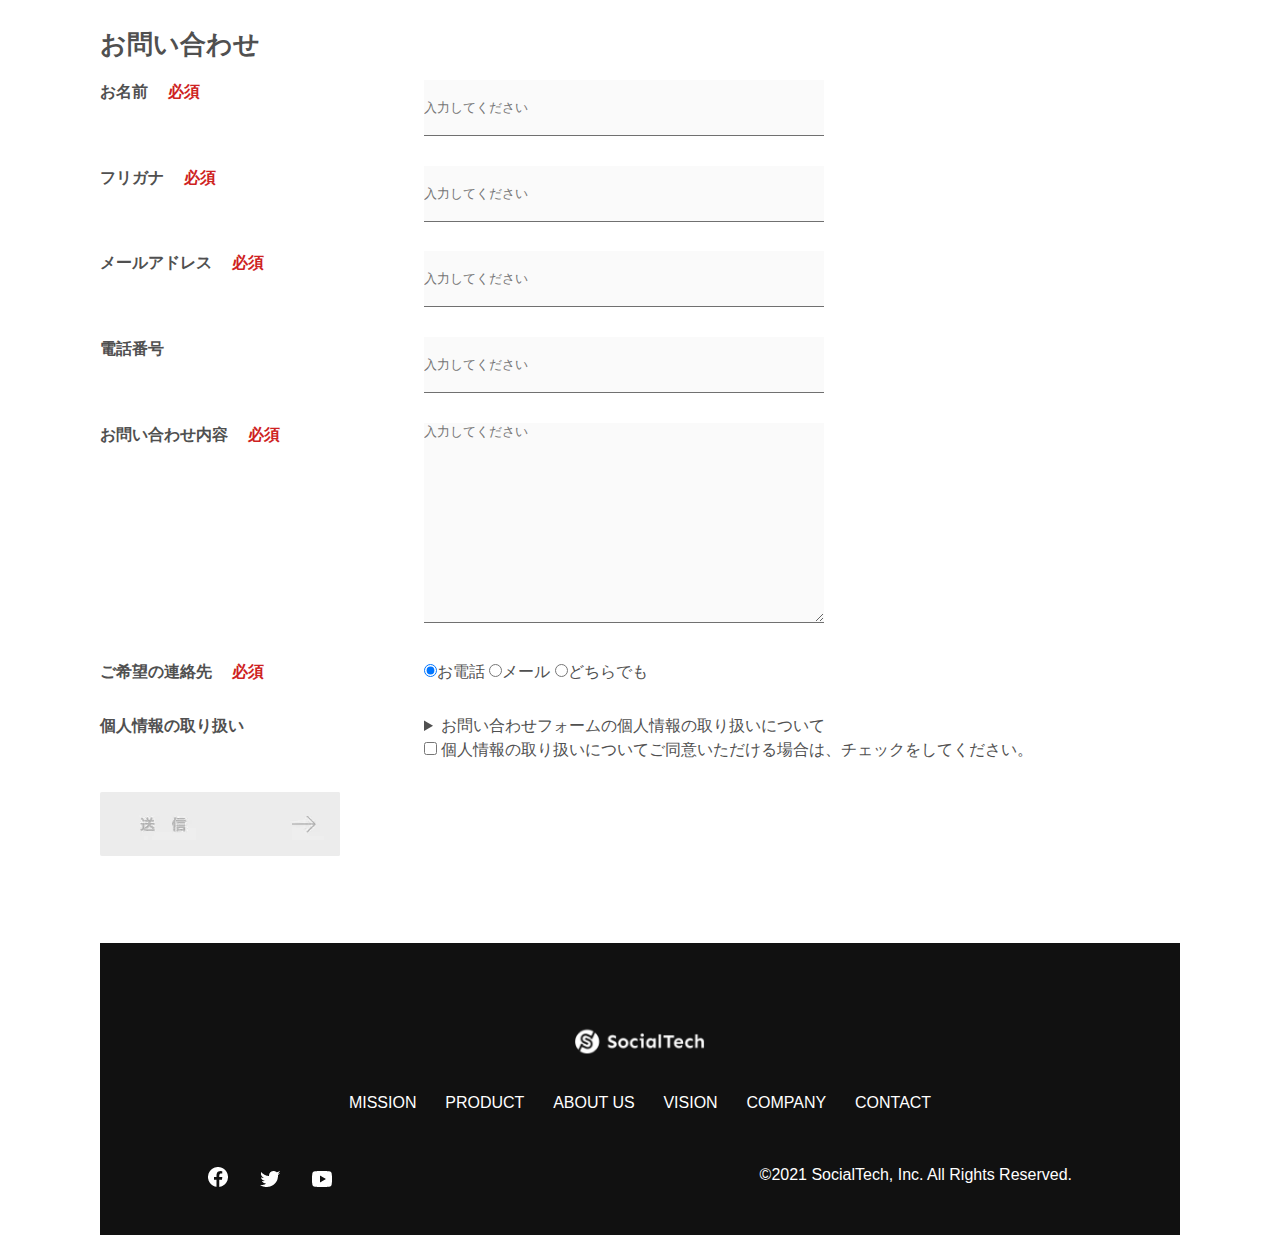
<file: kadai_tutorial/index.html>
﻿<!DOCTYPE html>
<html lang="ja">
<head>
	<meta charset="UTF-8">
	<meta http-equiv="X-UA-Compatible" content="IE=edge">
	<!-- viewport -->
	<meta name="viewport" content="width=device-width, initial-scale=1.0">
	<meta name="description" content="SocialTechはEdTech業界のリーディングカンパニーを目指します。">
	<title>SocialTech</title>
	<!-- css -->
	<link rel="stylesheet" type="text/css" href="css/reset.css">
	<link rel="stylesheet" type="text/css" href="css/style.css">
	<link rel="stylesheet" type="text/css" href="css/responsive.css">
	
	<!-- インクルード読込 -->
 <script src="js/jquerymin3.6.3.js"></script>
 <script>
   $(function() {
					$("#header").load("header.html");
					$("#footer").load("footer.html");
			});
	</script>

</head>
<body>
	<!-- header.html読込 -->
	<div id="header"></div>

	<main>
		<article>
			<section id="main-visual">
				<div id="main-message">
					<h1>WORLD PEACE</h1>
					<p>IT教育で世界平和を実現する</p>
				</div>
				<!-- main-message -->

				<img src="images/index/index-main.webp" alt="楽しそうな学生たち">
			</section>
	

<!-- mission -->
		<section id="mission">
			<h2>MISSION</h2>
			<div id="mission-flex">
				<div>
					<img id="mission-photo" src="images/index/index-mission.webp" alt="ベンチで楽しそうに肩を組む学生たち">
					<h3>世界平和の実現</h3>
					<p>
						人類の悲願である世界平和。世界平和を脅かす様々な社会問題を解決するためには、イノベーションをどんどん起こしていく必要があります。
					 <br>SocialTechは、プログラミング教育を通してイノベーターを輩出することで、世界平和という大きなテーマに挑んでいきます。
					</p>
				</div>

				<div>
					<img id="s2dgs" src="images/index/s2dgs.webp" alt="持続可能な継続目標">
					<h3>S2DGsの実現</h3>
					<p>
						国連が掲げる「Sustainable Development Goals（持続可能な開発目標）」に含まれる17つのグローバル目標のうち、以下の5つの目標の実現をミッションとしてサービスを展開しています。
					</p>
					<a href="mission.html" class="button-more">
						<img src="images/button-more.webp" alt="もっとみる">
					</a>
				</div>
			</div>
			<!-- mission-flex -->
		</section>


<!-- product -->
		<section id="product">
			<h2 class="index-h2">PRODUCT</h2>
			<div>
				<div id="product-left">
						<div>
							<img class="product-photo" src="images/index/index-mantoman.webp" alt="PCでコードを書く男性">
							<div class="product-explain">
								<span>MAN TO MAN</span>
								<h3>プログラミング教育</h3>
								<p>2013年より日本で唯一の専属講師によるマンツーマンのプログラミングレッスンを開始。AI/人工知能やウェブデザインの学習も可能です。</p>
							</div>
							<!-- product-explain -->
						</div>
						<!-- hako -->
						<div>
							<img class="product-photo" src="images/index/index-career.webp" alt="笑顔で話し合う2人の男性">
							<div class="product-explain">
								<span>CAREER</span>
								<h3>人材紹介事業</h3>
								<p>エンジニアへの転職に特化した履歴書や職務経歴書のアドバイスや面接対策を行い、豊富な求人の中から最適なキャリア選択を支援します。</p>
							</div>
						</div>
						<!-- hako -->
				</div>
				<!-- product-left -->
				<div id="product-right">
					<div>
						<img class="product-photo" src="images/index/index-media.webp" alt="スマートフォンを操作する人">
						<div class="product-explain">
							<span>MEDIA</span>
							<h3>プログラミング学習メディア</h3>
							<p>月間200万人に読まれる日本最大級のプログラミング学習サイト「SocialTech Blog」やYouTubeチャンネルにて学習情報を発信しています。</p>
						</div>
					</div>
					<!-- hako -->
					<div>
						<img class="product-photo" src="images/index/index-b2b.webp" alt="講演中の男性とそれを聴く人々">
						<div class="product-explain">
							<span>B2B</span>
							<h3>法人研修事業</h3>
							<p>社員のスキルアップ・資格取得・福利厚生を目的としたプログラミング法人研修。貴社の事業モデルに合わせた研修内容の提案を致します。</p>
						</div>
					</div>
					<!-- hako -->
				</div>
				<!-- product-right -->
			</div>
			<!-- hako -->
			<div>
				<a class="product-more" href="product.html">
					<img src="images/button-more.webp" alt="もっとみる">
				</a>
		 </div>
			<!-- hako -->
		</section>


		<!-- ABOUT US -->
  <section id="aboutus">
			<h2 class="index-h2">ABOUT US</h2>
			<h3 class="index-h3">3つの組織文化</h3>

			<div>
				<table class="culture-table">
					<tr>
						<td><span class="culture-num">01</span></td>
						<td class="culture-wrap">
							<span class="culture-en">FLEXIBLE</span>
							<span class="culture-jp">フレキシブル</span>
						</td>
					</tr>

					<tr>
						<td></td>
						<td>
							<p class="culture-description">
							リモートワーク、フルフレックス、副業推奨など1人1人が最大限のパフォーマンスを発揮できる柔軟な働き方を促進しています。
							</p>
						</td>
				 </tr>

				<tr>
					<td><span class="culture-num">02</span></td>
					<td class="culture-wrap">
						<span class="culture-en">TEAL</span>
						<span class="culture-jp">ティール</span>
					</td>
				</tr>

				<tr>
					<td></td>
					<td>
						<p class="culture-description">
							会社全体を1つの生命体として捉え、お互いが深く結びついた一階層型組織として部署・チーム関係なく課題解決をできる組織を目指しています。
						</p>
					</td>
				</tr>

				<tr>
					<td><span class="culture-num">03</span></td>
					<td class="culture-wrap">
						<span class="culture-en">SELF REALIZATION</span>
						<span class="culture-jp">自己実現</span>
					</td>
				</tr>

				<tr>
					<td></td>
					<td>
						<p class="culture-description">
							クオーター毎に経営・部署・個人ごとにOKRを設定し個人のキャリアと会社の目指す方向の軌道修正を行っております。
						</p>
					</td>
				</tr>
				</table>
				<!-- culture-table -->
				<img class="culture-img" src="images/index/index-aboutus1.webp" alt="笑顔で話し合う2人の女性">
			</div>
			<!-- hako -->
			<img class="culture-img2" src="images/index/index-aboutus2.webp" alt="笑顔で話し合う3人の男女">
	 </section>
	<!-- aboutus -->


	<!-- VISION -->
	<section id="vision">
		<h2 class="index-h2">VISION</h2>
		<h3 class="index-h3">7つの行動指針</h3>
		<div>

			<div class="vision-box">
				<img src="images/index/vision-01.webp" alt="01">
				<span>
					<h4>CUSTOMER IS BOSS</h4>
					<h5>あなたのボスは顧客である</h5>
					<p>私たちは常にお客様志向で行動し、お客様を喜ばせ、期待値を超えた感動を提供することを大切にします。</p>
				</span>
		 </div>
		 <!-- vision-box -->

			<div class="vision-box">
				<img src="images/index/vision-02.webp" alt="02">
				<span>
					<h4>MOVE FAST</h4>
					<h5>早さは価値</h5>
					<p>素早く試し、素早く実行することで新しい気付きや発見を見つけていきます。</p>
				</span>
		 </div>
		 <!-- vision-box -->

			<div class="vision-box">
				<img src="images/index/vision-03.webp" alt="03">
				<span>
					<h4>IMPACT DRIVEN</h4>
					<h5>作業するのは仕事ではない</h5>
					<p>問題から考え、成果とは何かを考え続け、インパクトのある成果を生むために仕事をしていきます。</p>
				</span>
		 </div>
		 <!-- vision-box -->

			<div class="vision-box">
				<img src="images/index/vision-04.webp" alt="04">
				<span>
					<h4>SAVE TIME, SAVE MONEY</h4>
					<h5>作業するのは仕事ではない</h5>
					<p>ないコストでできる方法を考えます。お金だけでなく、人の時間をいただいている自覚を持ち、あらゆるリソースを有意義に活用します。</p>
				</span>
		 </div>
		 <!-- vision-box -->

			<div class="vision-box">
				<img src="images/index/vision-05.webp" alt="05">
				<span>
					<h4>BE GENTLE</h4>
					<h5>「優しくない」をなくす</h5>
					<p>社会をすこしずつ優しくしていきます。自分、家族、同僚、顧客、他人、全ての人に優しくいることを心がけます。</p>
				</span>
		 </div>
		 <!-- vision-box -->

			<div class="vision-box">
				<img src="images/index/vision-06.webp" alt="06">
				<span>
					<h4>ABC</h4>
					<h5>「優しくない」をなくす</h5>
					<p>礼儀、健康、嘘をつかない。当たり前の事が出来ているかを常に自問し、当たり前の基準を高く持って行動します。</p>
				</span>
		 </div>
		 <!-- vision-box -->

			<div class="vision-box">
				<img src="images/index/vision-07.webp" alt="07">
				<span>
					<h4>ZTI</h4>
					<h5>絶対的当事者意識</h5>
					<p>役職や役割に応じた相対的な当事者意識ではなく、自身の身で起こることすべてに対する絶対的な当事者意識を持ちます。</p>
				</span>
		 </div>
		 <!-- vision-box -->
		</div>
		<!-- hako -->
 </section>
	<!-- vision -->


	<!-- COMPANY -->
	<section id="company">
	<h2 class="index-h2">COMPANY</h2>
	<h3 class="index-h3">会社概要</h3>
	<table id="company-table">
		<tr>
			<th class="tableheader">会社名</th>
			<td class="cell">株式会社SocialTech</td>
		</tr>
		<tr>
			<th class="tableheader">所在地</th>
			<td class="cell">〒101-0022 東京都千代田区神田練塀町300番地 住友不動産秋葉原駅前ビル5F<br>JR「秋葉原駅」より徒歩1分</td>
		</tr>
		<tr>
			<th class="tableheader">代表者</th>
			<td class="cell">代表取締役 田中 太郎</td>
		</tr>
		<tr>
			<th class="tableheader">設立</th>
			<td class="cell">2015年3月19日</td>
		</tr>
</table>
<iframe src="https://www.google.com/maps/embed?pb=!1m18!1m12!1m3!1d3240.0688551336766!2d139.7720776714983!3d35.69992317258114!2m3!1f0!2f0!3f0!3m2!1i1024!2i768!4f13.1!3m3!1m2!1s0x60188fee13660e23%3A0x77137876edf742ac!2z5L2P5Y-L5LiN5YuV55Sj56eL6JGJ5Y6f6aeF5YmN44OT44Or!5e0!3m2!1sja!2sjp!4v1710928069906!5m2!1sja!2sjp" width="100%" height="368" style="border:0;" allowfullscreen="" loading="lazy" referrerpolicy="no-referrer-when-downgrade">
</iframe>
 </section>
 <!-- company -->


 <!-- お問い合わせフォーム -->
	<section id="contact">
		<h2 class="index-h2">CONTACT</h2>
		<h3 class="index-h3">お問い合わせ</h3>
		<form>
			<div>
				<div class="contact-heading">
					<label class="contact-label">お名前<span class="contact-span">必須</span></label>
				</div>
				<div>
					<input type="text" name="name" placeholder="入力してください" class="contact-textbox">
				</div>
			</div>
			<!-- hako -->

			<div>
				<div class="contact-heading">
					<label class="contact-label">フリガナ<span class="contact-span">必須</span></label>
				</div>
				<div>
					<input type="text" name="hurigana" placeholder="入力してください" class="contact-textbox">
				</div>
			</div>
			<!-- hako -->

			<div>
					<div class="contact-heading">
						<label class="contact-label">メールアドレス<span class="contact-span">必須</span></label>
					</div>
					<div>
						<input type="text" name="email" placeholder="入力してください" class="contact-textbox">
					</div>
			</div>
			<!-- hako -->

			<div>
					<div class="contact-heading">
						<label class="contact-label">電話番号</label>
					</div>
					<div>
							<input type="text" name="tel" placeholder="入力してください" class="contact-textbox">
					</div>
			</div>
			<!-- hako -->

			<div>
				<div class="contact-heading">
					<label class="contact-label">お問い合わせ内容<span class="contact-span">必須</span></label>
				</div>
				<div>
					<textarea class="contact-textarea" placeholder="入力してください" name="message"></textarea>
				</div>
			</div>
			<!-- hako -->

			<div>
				<div class="contact-heading">
					<label class="contact-label">ご希望の連絡先<span class="contact-span">必須</span></label>
				</div>
				<div>
					<input class="radiobutton" type="radio" value="tel" name="contact" checked><label>お電話</label>
					<input class="radiobutton" type="radio" value="mail" name="contact"><label>メール</label>
					<input class="radiobutton" type="radio" value="both" name="contact"><label>どちらでも</label>
				</div>
			</div>
			<!-- hako -->

			<div>
				<div class="contact-heading">
					<label class="contact-label">個人情報の取り扱い</label>
				</div>

				<div>
					<details>
						<summary>お問い合わせフォームの個人情報の取り扱いについて</summary>
						<div>
							<span>１．組織の名称又は氏名</span><br>
							株式会社SocialTech<br><br>
							<span>２．個人情報保護管理者（若しくはその代理人）の氏名又は職名、所属及び連絡先
									鈴木 一郎 コーポレート部</span><br>
							メールアドレス：samurai@example.com<br>
							TEL：03-1234-5678<br>
							<span>３．個人情報の利用目的</span><br>
							・本サービス及び本サービスに関連する情報の提供又はそれらに関する連絡のため<br>
							・ユーザーの本人確認のため<br>
							・当社サービスのご案内のため<br>
							・当社の商品等の広告または宣伝（電子メールによるものを含むものとします。）<br><br>
							<span>４．個人情報の取り扱い業務の委託</span><br>
							個人情報の取扱業務の全部または一部を外部に業務委託する場合があります。<br>
							その際、弊社は、個人情報を適切に保護できる管理体制を敷き実行していることを条件として<br>
							委託先を厳選したうえで、機密保持契約を委託先と締結し、お客様の個人情報を厳密に管理させます。<br><br>
							<span>５．個人情報の開示等の請求</span><br>
							お客様は、弊社に対してご自身の個人情報の開示等（利用目的の通知、開示、内容の訂正・追加・削除、利用の停止または消去、第三者への提供の停止）に関して、当社問合わせ窓口に申し出ることができます。<br>
							その際、弊社はお客様ご本人を確認させていただいたうえで、合理的な期間内に対応いたします。<br><br>
							なお、個人情報に関する弊社問合わせ先は、次の通りです。<br><br>
							株式会社SocialTech　個人情報問合せ窓口<br>
							〒101-0022 東京都千代田区神田練塀町300番地 住友不動産秋葉原駅前ビル5F<br>
							メールアドレス：samurai@example.com　TEL：03-1234-5678<br><br>
							<span>６．個人情報を提供されることの任意性について</span><br><br>
							お客様がご自身の個人情報を弊社に提供されるか否かは、お客様のご判断によりますが、もしご提供されない場合には、適切なサービスが提供できない場合がありますので予めご了承ください。
						</div>
					</details>
					<input type="checkbox" name="agree">
					 <span>個人情報の取り扱いについてご同意いただける場合は、チェックをしてください。</span>
				</div>
				
			</div>
			<!-- hako -->
			<input type="image" src="images/button-submit.webp" alt="送信する">
		</form>
 </section>













	 </article>
	</main>



	<!-- footer.html読込 -->
	<div id="footer"></div>
</body>
</html>
</file>
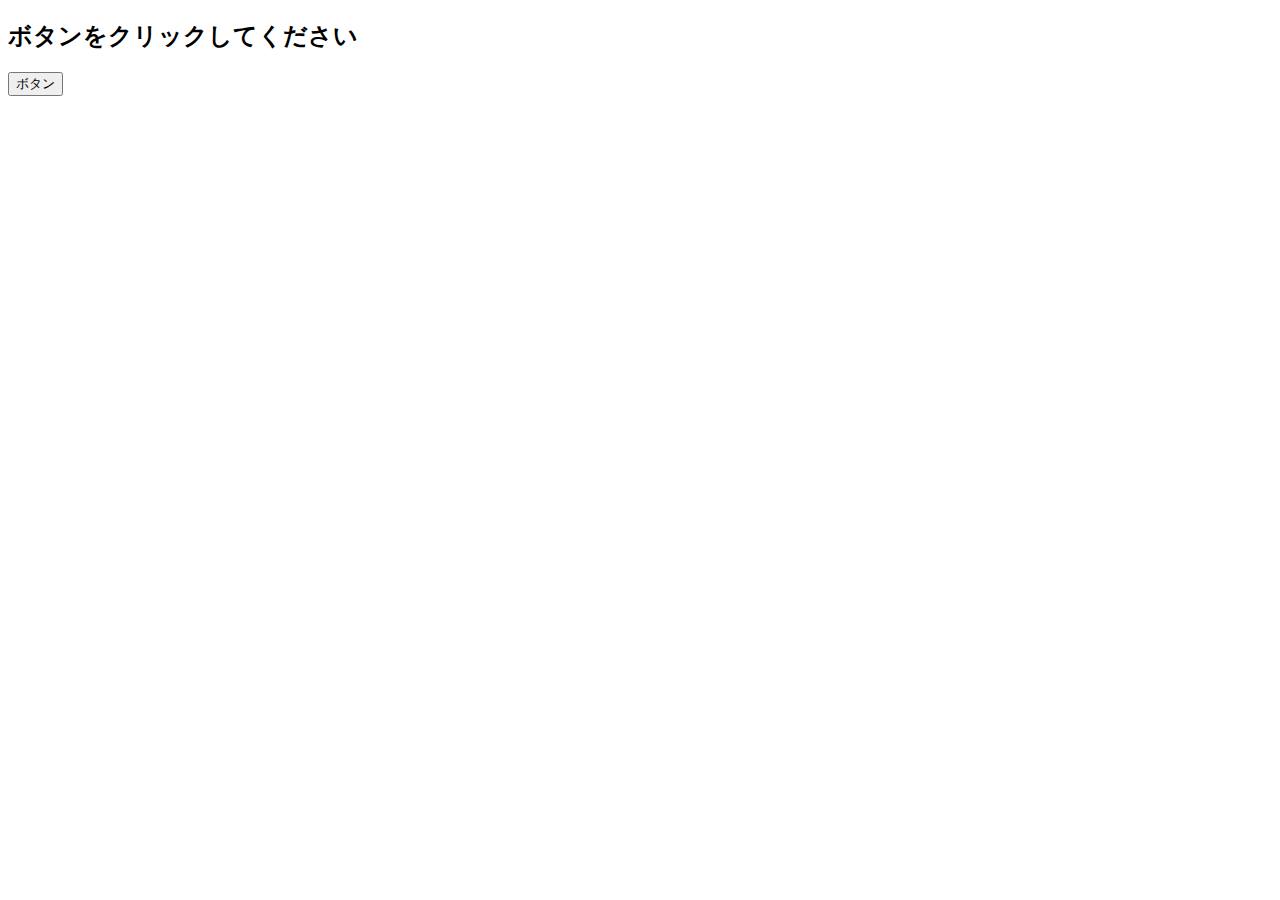
<file: kadai_020/event.html>
<!DOCTYPE html>
<html lang="ja">
<head>
<meta charset="UTF-8">
<meta http-equiv="X-UA-Compatible" content="IE=edge">
<!-- SPの表示方法を指定・制御 -->
<meta name="viewport" content="width=device-width, initial-scale=1.0">

<title>DOM操作を使用して文字表示を変えよう</title>



  

</head>
<body>
  

  <h2 id="text">ボタンをクリックしてください</h2>
  <button id="btn">ボタン</button>







  <script src="event.js"></script>
</body>
</html>
</file>
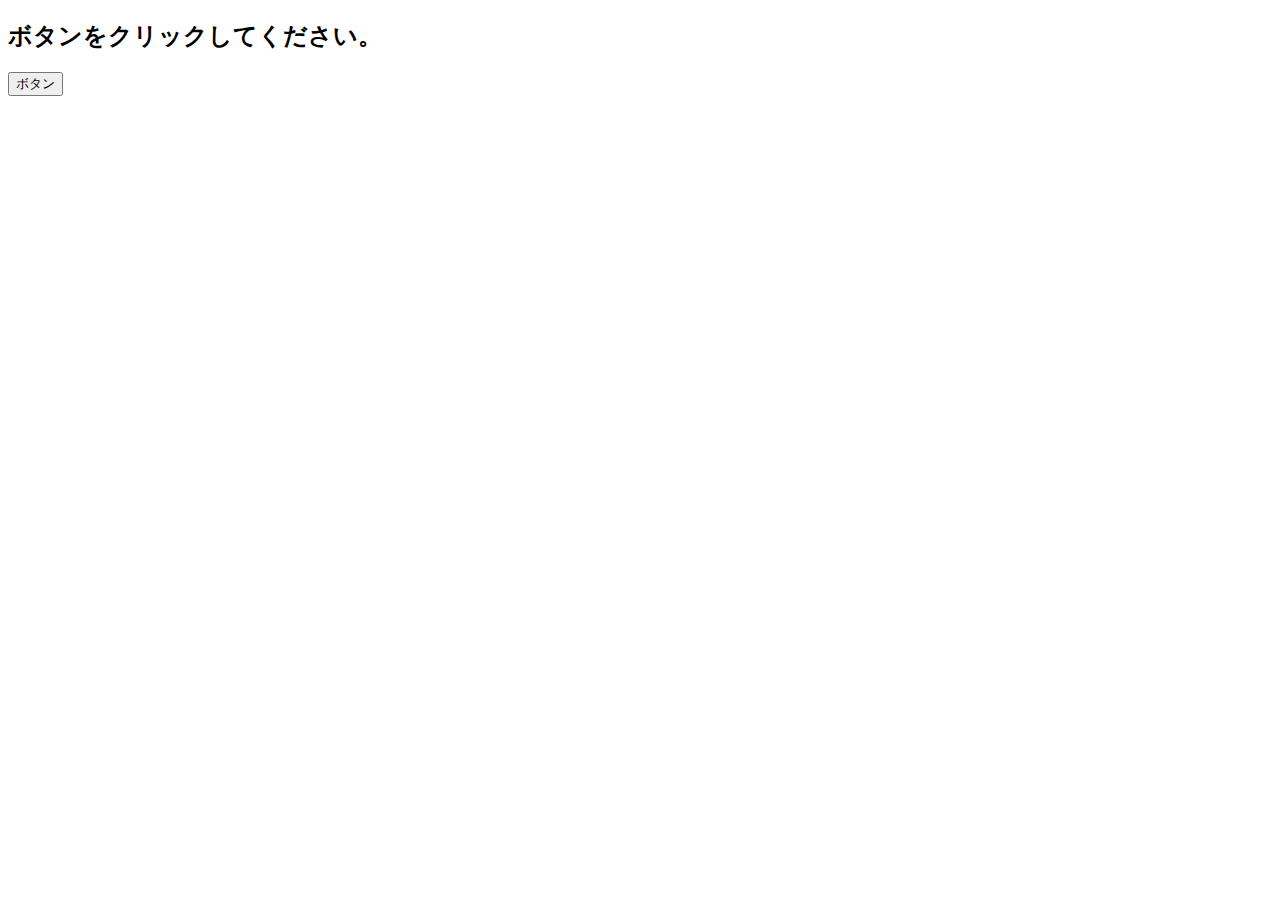
<file: kadai_021/event.html>
<!DOCTYPE html>
<html lang="ja">
<head>
<meta charset="UTF-8">
<meta http-equiv="X-UA-Compatible" content="IE=edge">
<!-- SPの表示方法を指定・制御 -->
<meta name="viewport" content="width=device-width, initial-scale=1.0">

<title>DOM操作を使用して文字表示を変えよう</title>



  

</head>
<body>
  

  <h2 id="text">ボタンをクリックしてください。</h2>
  <button id="btn">ボタン</button>







  <script src="event.js"></script>
</body>
</html>
</file>
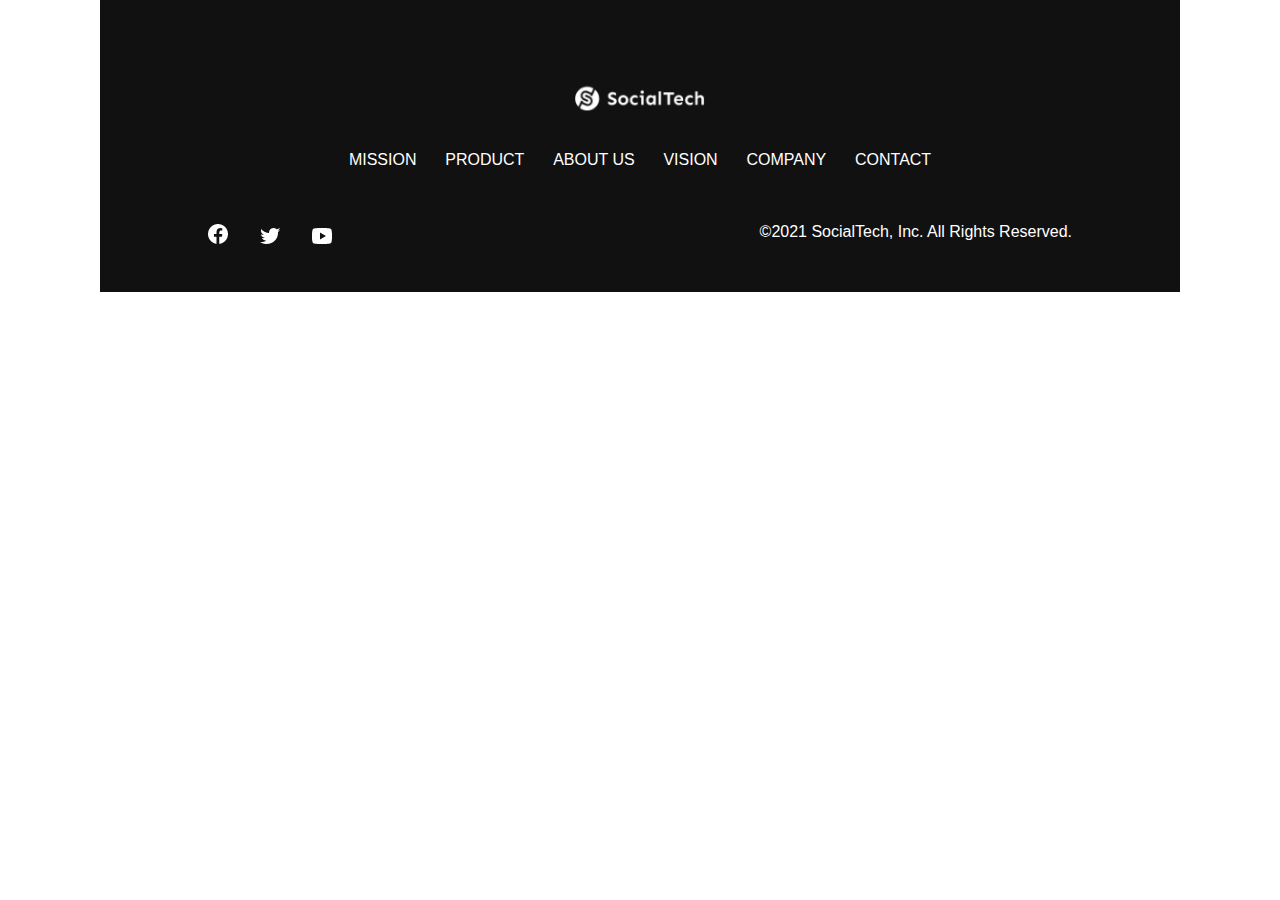
<file: kadai_tutorial/footer.html>
<!DOCTYPE html>
<html lang="ja">
	<head>
  <meta charset="UTF-8">
  <!-- viewport -->
  <meta name="viewport" content="width=device-width, initial-scale=1.0">
  <!-- css -->
  <link rel="stylesheet" href="css/reset.css">
  <link rel="stylesheet" href="css/footer.css">
  <link rel="stylesheet" href="css/footer_responsive.css">
	</head>

	<body>
 <footer>
  <div id="footer-logo">
   <img src="images/logo-sp.webp" alt="SocialTech">
  </div>

  <div id="footer-link">
   <ul>
    <li><a href="mission.html">MISSION</a></li>
    <li><a href="product.html">PRODUCT</a></li>
    <li><a href="index.html#aboutus">ABOUT US</a></li>
    <li><a href="index.html#vision">VISION</a></li>
    <li><a href="index.html#company">COMPANY</a></li>
    <li><a href="index.html#contact">CONTACT</a></li>
   </ul>
  </div>
  <!-- footer-link -->

  <div id="sns">
   <ul>
    <li><a href="https://www.facebook.com/sejuku2013"><img src="images/button-facebook.webp" alt="Facebookのリンク"></a></li>
    <li><a href="https://twitter.com/samuraijuku"><img src="images/button-twitter.webp" alt="Twitterのリンク"></a></li>
    <li><a href="https://www.youtube.com/channel/UCCFOQO5aDK0xXam4cUQXT8g"><img src="images/button-youtube.webp" alt="YouTubeのリンク"></a></li>
    <li>&copy;2021 SocialTech, Inc. All Rights Reserved.</li>
   </ul>
   

  </div>
  <!-- sns -->

 </footer>
 <!-- footer -->
</body>
</html>
</file>
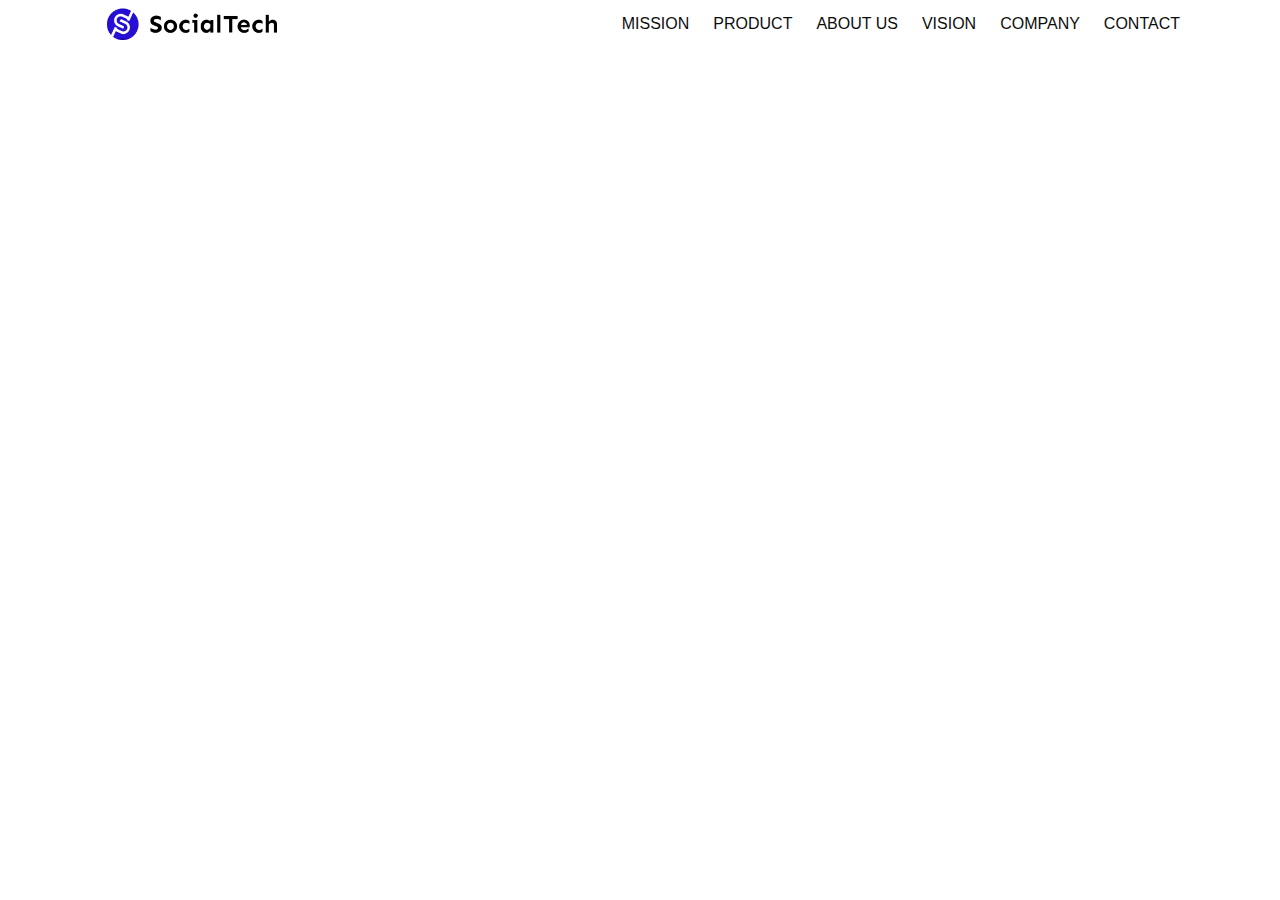
<file: kadai_tutorial/header.html>
<!DOCTYPE html>
<html lang="ja">
	<head>
		<meta charset="UTF-8">
		<!-- viewport -->
		<meta name="viewport" content="width=device-width, initial-scale=1.0">
		<!-- css -->
		<link rel="stylesheet" href="css/reset.css">
  <link rel="stylesheet" href="css/header.css">
		<link rel="stylesheet" href="css/header_responsive.css">

	</head>

	<body>
		<header>
			<a href="index.html" id="logo">
				<img src="images/logo.webp" alt="トップページ">
			</a>

			<nav id="nav-pc">
				<!-- pc_vav -->
				<ul>
					<li><a href="mission.html">MISSION</a></li>
					<li><a href="product.html">PRODUCT</a></li>
					<li><a href="index.html#aboutus">ABOUT US</a></li>
					<li><a href="index.html#vision">VISION</a></li>
					<li><a href="index.html#company">COMPANY</a></li>
					<li><a href="index.html#contact">CONTACT</a></li>
				</ul>
			</nav>
			<!-- nav-pc -->


			<!-- スマホ用メニューボタン -->
			<img id="menu-sp" src="images/button-menu.webp" alt="ナビゲーションを開く" onclick="document.getElementById('nav-sp').style.display = 'block'">

			<!-- スマホ用ナビゲーション -->
			<nav id="nav-sp">
				<img id="close" src="images/button-close.webp" alt="ナビゲーションを閉じる" onclick="document.getElementById('nav-sp').style.display = 'none'">
				<a id="logo-sp" href="index.html" onclick="document.getElementById('nav-sp').style.display = 'none'"><img src="images/logo-sp.webp" alt="トップページに戻る"></a>
				<a class="menu" href="mission.html" onclick="document.getElementById('nav-sp').style.display = 'none'">MISSION</a>
				<a class="menu" href="product.html" onclick="document.getElementById('nav-sp').style.display = 'none'">PRODUCT</a>
				<a class="menu" href="index.html#aboutus" onclick="document.getElementById('nav-sp').style.display = 'none'">ABOUTUS</a>
				<a class="menu" href="index.html#vision"
					onclick="document.getElementById('nav-sp').style.display = 'none'">VISION</a>
				<a class="menu" href="index.html#company"
					onclick="document.getElementById('nav-sp').style.display = 'none'">COMPANY</a>
				<a class="menu" href="index.html#contact"
					onclick="document.getElementById('nav-sp').style.display = 'none'">CONTACT</a>
				<div id="sns">
					<a href="https://www.facebook.com/sejuku2013"><img src="images/button-facebook.webp" alt="Facebookのリンク"></a>
					<a href="https://twitter.com/samuraijuku"><img src="images/button-twitter.webp" alt="Twitterのリンク"></a>
					<a href="https://www.youtube.com/channel/UCCFOQO5aDK0xXam4cUQXT8g"><img src="images/button-youtube.webp" alt="YouTubeのリンク"></a>
				</div>
			</nav>


		</header><!-- header -->
	</body>
</html>
</file>
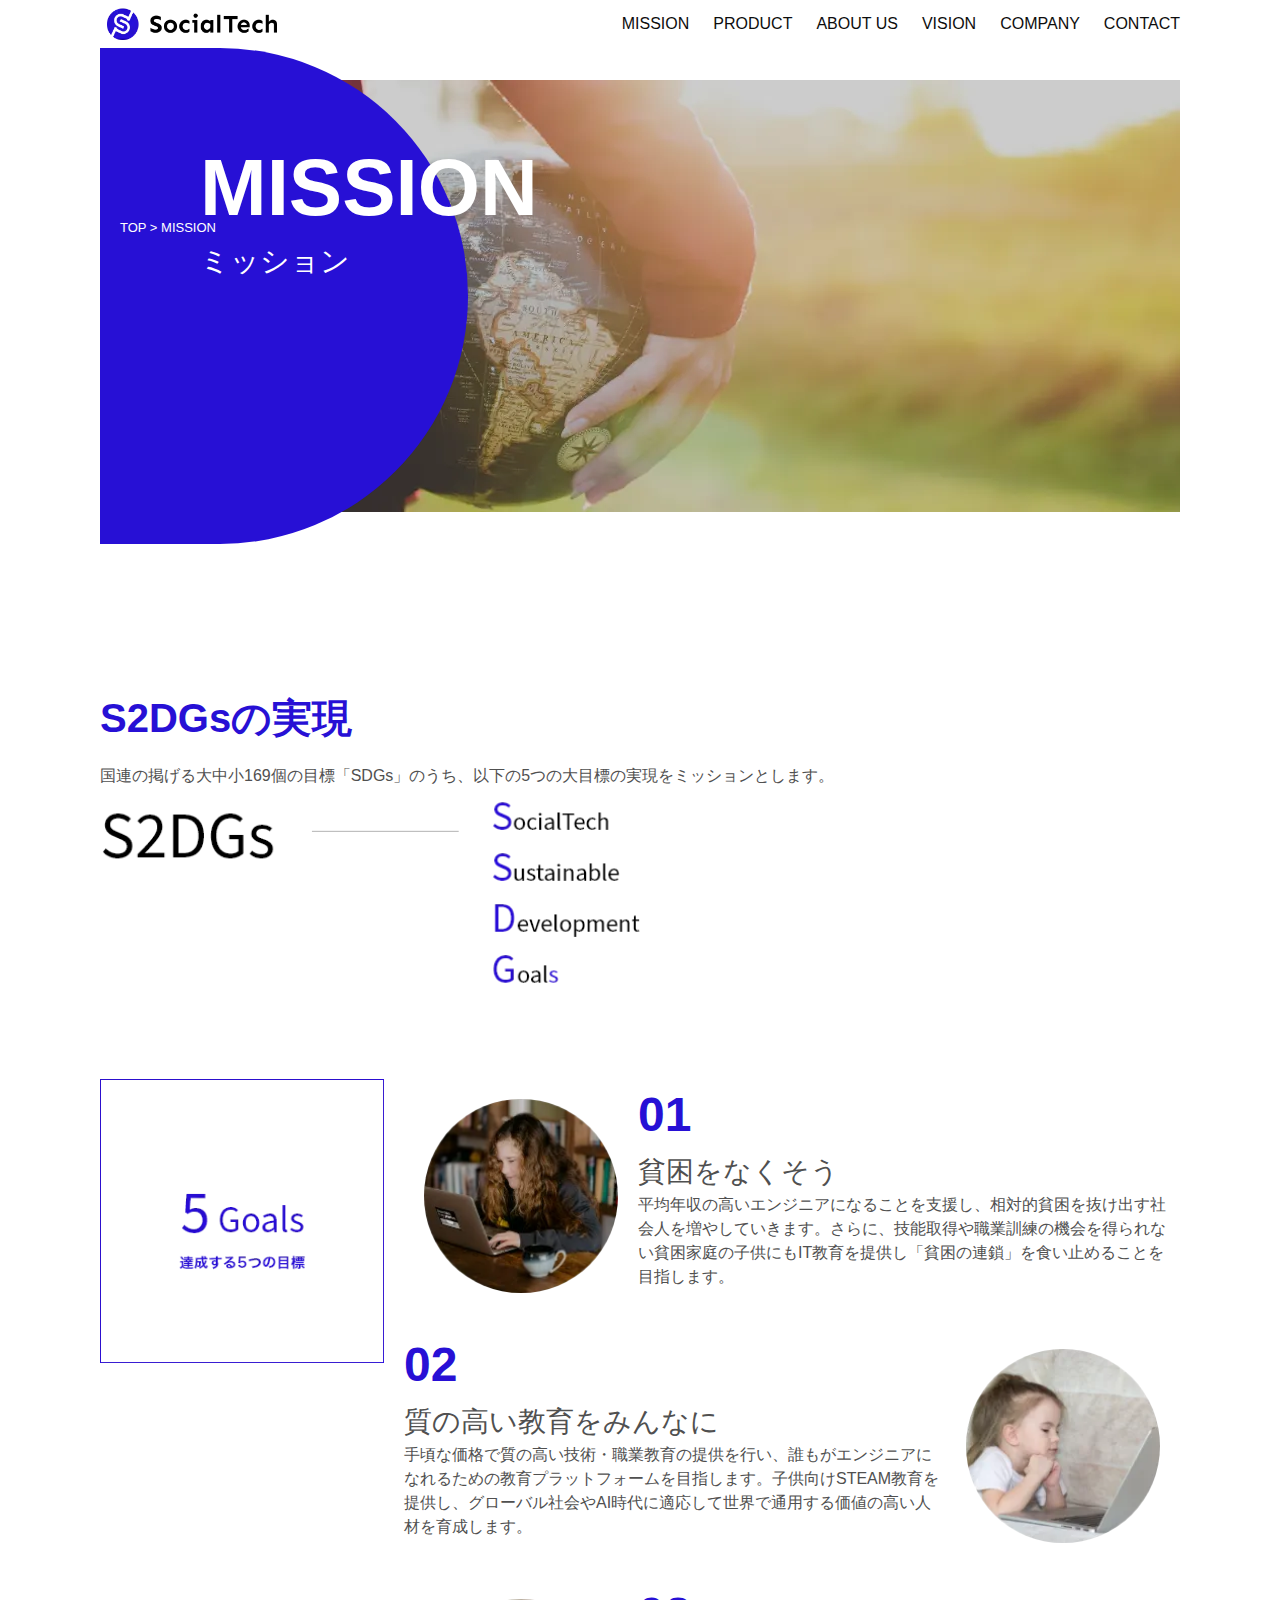
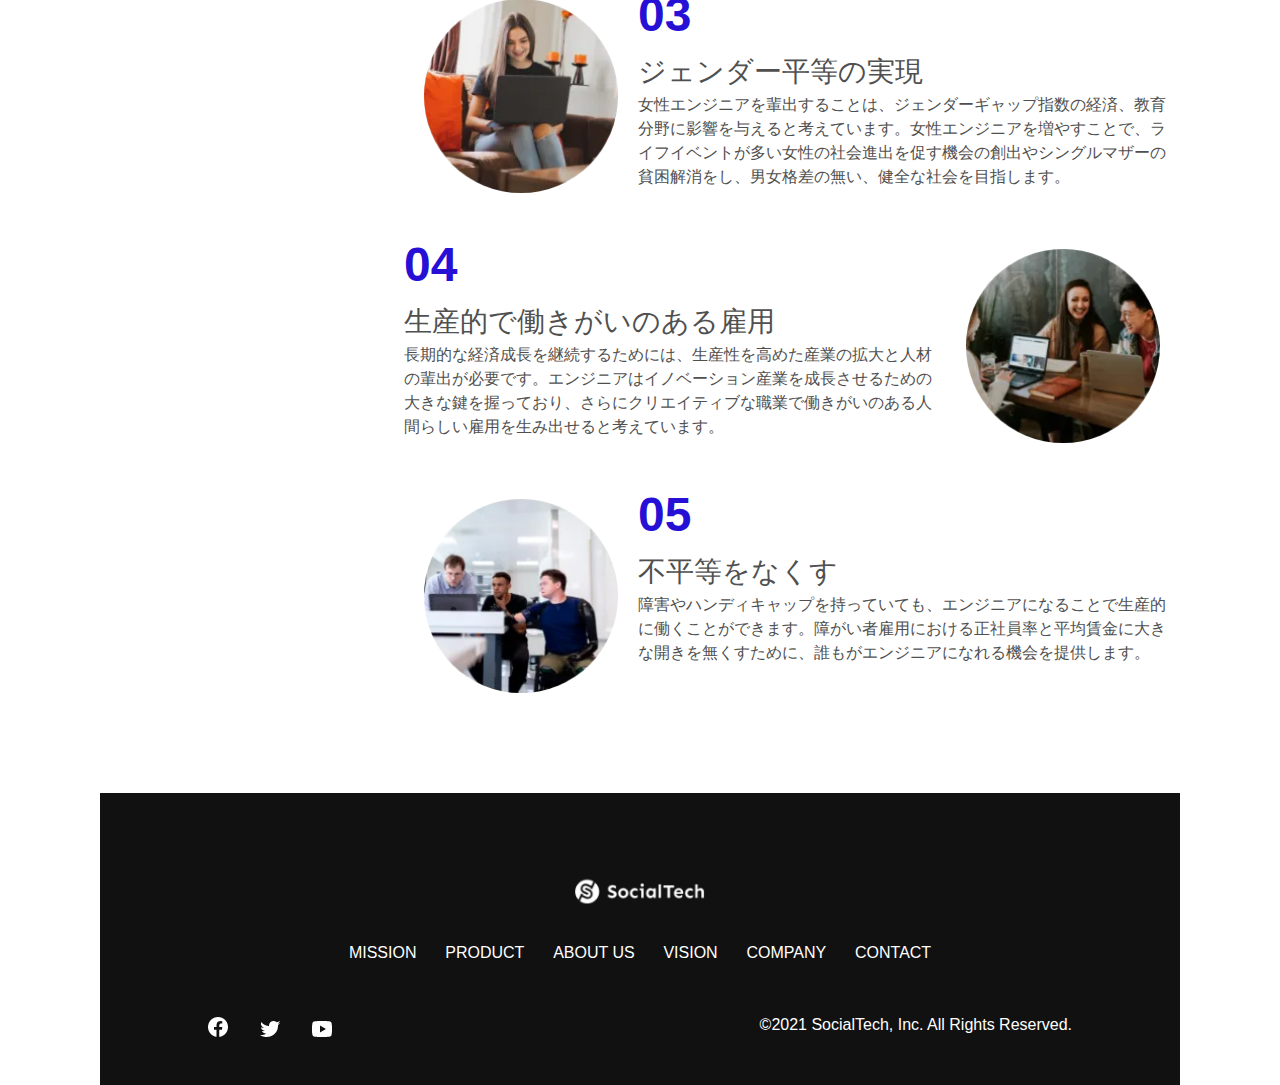
<file: kadai_tutorial/mission.html>
﻿<!DOCTYPE html>
<html lang="ja">
<head>
	<meta charset="UTF-8">
	<meta http-equiv="X-UA-Compatible" content="IE=edge">
	<!-- viewport -->
	<meta name="viewport" content="width=device-width, initial-scale=1.0">
	<meta name="description" content="SocialTechが目指す5つの目標（S2DGs）を紹介します。">
	<title>SocialTech - MISSION ミッション -</title>
	<!-- css -->
	<link rel="stylesheet" type="text/css" href="css/reset.css">
	<link rel="stylesheet" type="text/css" href="css/style.css">
	<link rel="stylesheet" type="text/css" href="css/responsive.css">

	<!-- インクルード読込 -->
 <script src="js/jquerymin3.6.3.js"></script>
 <script>
   $(function() {
					$("#header").load("header.html");
					$("#footer").load("footer.html");
			});
	</script>

</head>
<body>
	<!-- header.html読込 -->
	<div id="header"></div>

	<main>
		<article>

			<section id="mission-main">
				<div id="mission-title">
					<h1>MISSION</h1>
					<span>ミッション</span>
					<!-- <div>TOP > MISSION</div> -->
					<!-- <div id="breadcrumbs">TOP > MISSION</div> -->
					<div style=" position: absolute; top: 10.6rem; left: 1.25rem; font-size: 13px;">TOP > MISSION</div>
				</div>
			</section>

			<section id="mission-s2dgs">
				<h2 class="mission-h2">S2DGsの実現</h2>
				<p>国連の掲げる大中小169個の目標「SDGs」のうち、以下の5つの大目標の実現をミッションとします。</p>
				<img src="images/mission/mission-s2dgs.webp" alt="S2DGs">
			</section>
	
			<section id="mission-5goals">
				<div>
					<img id="s2dgs-image" src="images/mission/mission-5goals.webp" alt="5Goals">
				</div>

				<div>
					<div>
						<img class="fivegoals-image-left" src="images/mission/mission-5goals01.webp" alt="PCを操作する女の子">
						<span class="fivegoals-number">01</span>
						<h3 class="fivegoals-h3">貧困をなくそう</h3>
						<p class="fivegoals-p">
								平均年収の高いエンジニアになることを支援し、相対的貧困を抜け出す社会人を増やしていきます。さらに、技能取得や職業訓練の機会を得られない貧困家庭の子供にもIT教育を提供し「貧困の連鎖」を食い止めることを目指します。
						</p>
					</div>

					<div>
						<img class="fivegoals-image-right" src="images/mission/mission-5goals02.webp" alt="PCを見つめる小さい女の子">
						<span class="fivegoals-number">02</span>
						<h3 class="fivegoals-h3">質の高い教育をみんなに</h3>
						<p class="fivegoals-p">
								手頃な価格で質の高い技術・職業教育の提供を行い、誰もがエンジニアになれるための教育プラットフォームを目指します。子供向けSTEAM教育を提供し、グローバル社会やAI時代に適応して世界で通用する価値の高い人材を育成します。
						</p>
					</div>

					<div>
						<img class="fivegoals-image-left" src="images/mission/mission-5goals03.webp" alt="PCを操作する女性">
						<span class="fivegoals-number">03</span>
						<h3 class="fivegoals-h3">ジェンダー平等の実現</h3>
						<p class="fivegoals-p">
								女性エンジニアを輩出することは、ジェンダーギャップ指数の経済、教育分野に影響を与えると考えています。女性エンジニアを増やすことで、ライフイベントが多い女性の社会進出を促す機会の創出やシングルマザーの貧困解消をし、男女格差の無い、健全な社会を目指します。
						</p>
					</div>

					<div>
						<img class="fivegoals-image-right" src="images/mission/mission-5goals04.webp" alt="笑顔で話し合う3人の男女">
						<span class="fivegoals-number">04</span>
						<h3 class="fivegoals-h3">生産的で働きがいのある雇用</h3>
						<p class="fivegoals-p">
								長期的な経済成長を継続するためには、生産性を高めた産業の拡大と人材の輩出が必要です。エンジニアはイノベーション産業を成長させるための大きな鍵を握っており、さらにクリエイティブな職業で働きがいのある人間らしい雇用を生み出せると考えています。
						</p>
					</div>

					<div>
						<img class="fivegoals-image-left" src="images/mission/mission-5goals05.webp" alt="障害を持つ男性が生き生きと働く様子">
						<span class="fivegoals-number">05</span>
						<h3 class="fivegoals-h3">不平等をなくす</h3>
						<p class="fivegoals-p">
								障害やハンディキャップを持っていても、エンジニアになることで生産的に働くことができます。障がい者雇用における正社員率と平均賃金に大きな開きを無くすために、誰もがエンジニアになれる機会を提供します。
						</p>
					</div>
				</div>
				<!-- hako -->

			</section>

	 </article>
	</main>



	<!-- footer.html読込 -->
	<div id="footer"></div>
</body>
</html>
</file>
<file: css/style.css>
html {
  font-size: 100%;
}

.blue-screen {
  height: 100vh;
  color: #fff;
  font-size: 5em;
  text-align: center;
  background-color: #88f;
}

.red-screen {
  height: 100vh;
  color: #fff;
  font-size: 5em;
  text-align: center;
  background-color: #f88;
}

#back-btn {
  display: none;

  padding: 40px 10px;
  background-color: #fff;
  color: #000;
  text-decoration: none;
  border-radius: 50%;

  position: fixed;
  bottom: 10px;
  right: 10px;
}

#weather-html {
  display: grid;
  grid-template-columns: repeat(2, auto);
  gap: 1rem;
}
</file>
<file: bbblp/css/style.css>
@charset "utf-8";
/* --------------------------------------------------------
	style
-------------------------------------------------------- */

body{
  font-family:'游ゴシック',sans-serif;
  color: #505050;
  font-size: 16px;
  width: 100%;
  }
header, main, footer{
  width: 100%;
  margin: 0 auto;
  }
.container{
  width: 100%; 
  max-width: 860px; /* コンテンツの幅を860pxに設定 */
  margin: 0 auto;/* コンテンツを中央寄せにするために自動マージンを使用 */
  }
/* ---------------------------
見出し共通
--------------------------- */
  h2{
    text-align: center;
    font-size: 2.5rem;
    font-weight: 900;
    padding-top: 3rem;
  }
  hr{
    width: 150px;
    margin: 1rem auto 3rem;
    border-bottom: #505050 3px solid;
    border-radius: 3px;
  }



@media (max-width: 900px) {
  .container {
      width: 100%; /* 画面幅が900px以下の場合、コンテンツを画面幅いっぱいに広げる */
      padding: 0 1.25rem; /* 必要に応じて余白を調整 */
  }
}

/*=============================
header
=============================*/
#header{
  width: 100%;
}
h1#logo{
  width: 30%;
  padding: 1.8rem 0 0 2rem;
}
nav > p#logo{
  width: 30%;
  padding: 1.8rem 0 0 2rem;
}
#logo img{
  width: 6.5rem;
}

/* ---------------------------
hamburger
--------------------------- */
  .hamburger{
    z-index: 999;
    width: 100px;
    height: 100px;
    background-color: #ff2a2a;
    position: fixed;
    top: 0;
    right: 0;
    cursor: pointer;
    transition: 0.3s;
  }
  .hamburger:hover,
  .hamburger:active{
    opacity: 0.5;
  }
  .hamburger span {
    width: 48px;
    height: 3px ;
    border-radius: 3px;
    background: #fff;
    position: absolute;
    left: 26px;
  }
  /* 1本目 */
  .hamburger span:nth-child(1) {
    top: 34px;
  }
  /* 2本目 */
  .hamburger span:nth-child(2) {
    top: 50px;
  }
  /* 3本目 */
  .hamburger span:nth-child(3) {
    top: 66px;
  }
  /* 1本目の線は-45度回転 */
  .hamburger.active span:nth-child(1) {
    top: 47px;
    left: 25px;
    background :#fff;
    transform: rotate(-45deg);
    transition: all 0.5s 0s ease-in-out;
  }
  /* 2本目は消去 */
  .hamburger.active span:nth-child(2){
    display: none;
    transition: all 0s 0s ease-in-out;
  }
  /* 3本目は45度回転 */
  .hamburger.active span:nth-child(3) {
    top: 47px;
    background: #fff;
    transform: rotate(45deg);
    transition: all 0.5s 0s ease-in-out;
  }
  /* ナビメニュー */
  #gnav{
    z-index: 800;
    background: #ff2a2a;
    width: 100%;
    height: 100%;
    position: fixed;
    top: 0;
    left: 0;
    z-index: 20;
    opacity: 0;
    transition: opacity 0.6s ease, visibility 0.6s ease;
    opacity: 0;
    visibility: hidden;
  }
  #gnav.active{
    opacity: 1;
    visibility: inherit;
  }
  #gnav .sp_menu{
    text-align: center;
  }
  #gnav .sp_menu li{
    padding-bottom: 1.5rem;
  }
  #gnav .sp_menu li a{
    font-size: 1rem;
    font-weight: 900;
    color: #fff;
    cursor: pointer;
  }
  #gnav .sp_menu li a:hover,
  #gnav .sp_menu li a:active{
    opacity: 0.5;
    transition: all 0.5s 0s ease-in-out;
  }
  #gnav .sp_menu li a:visited{
    opacity: 1;
  }
  /* 無料体験に申し込む */
  #gnav .sp_menubtn{
    width: 280px;
    margin: 0 auto;
    text-align: center;
    /* 外側の線 */
    border-bottom: #fff 1px solid;
    border-right: #fff 1px solid;
  }
  /* 内側の線 */
  #gnav .sp_menubtn a{
    border: #fff 1px solid;
    display: block;
    padding: 20px 0;
    margin: 0 2% 2% 0;
    font-size: 1rem;
    font-weight: 900;
    color: #fff;
  }
  #gnav .sp_menubtn a:hover,
  #gnav .sp_menubtn a:active{
    color: #ff2a2a;
    background-color: #fff;
    transition: all 0.5s 0s ease-in-out;
  }
  /* jQueryで#gnavにactiveクラスを追加して、メニューを表示 */
  #gnav .active {
    opacity: 1;
    visibility: visible;
  }


/*=============================
headerimg
=============================*/
#headerimg .slideanime{
  width: 80%;
  height: 45rem;
  margin-top: 6.25rem;
  margin-left: auto;
  /* はみ出し防止 */
  overflow: hidden;
  position: relative;
}
#headerimg .slideanime li{
  position: absolute;
  top: 0;
  right: 0;
  /* 最初は非表示 */
  opacity: 0;
  /* animationの指定 */
  animation: slideanime 21s infinite;
}
/* 画像の縁をぼかす */
#headerimg .slideanime li::after{
  content: " ";
  position: absolute;
  left: 0;
  top: 0;
  right: 0;
  bottom: 0;
  box-shadow: inset 0px 0px 15px 15px #fff;
}
/* アニメションの設定 （7sずつ足す） */
#headerimg .slideanime li:nth-of-type(1) {
  animation-delay: 0s; 
}
#headerimg .slideanime li:nth-of-type(2) {
  /* 7秒後に開始 */
  animation-delay: 7s;
}
#headerimg .slideanime li:nth-of-type(3) {
  /* 14秒後に開始 */
  animation-delay: 14s;
}
@keyframes slideanime{
  0%{
    opacity: 0;
  }
  5%{
    opacity: 1;
  }
  25%{
    opacity: 1;
  }
  50%{
    opacity: 0;
  }
  100%{
    opacity: 0;
  }
}
/* ヘッダーの文字 */
#headerimg{
  position: relative;
}
#headerimg .catch{
  position: absolute;
  top: 18rem;
  left: 7rem;
}
#headerimg .catch .text{
  font-size: 3rem;
  font-weight: 900;
  color: #333333;
  text-shadow: 5px 3px 6px rgb(255, 255, 255);
  margin-bottom: 1.5rem;
}

#headerimg .catch a{
  display: block;
  padding: 1rem 25%;
  font-size: 1.5rem;
  font-weight: 900;
  color: #fff;
  background-color: #ff2a2a;
  border-radius: 10px;
  transition: .3s;
  border-bottom: 5px solid #9a0413;
  /* box-shadow: 0px 16px 1px -5px #7a051c; */
  position: relative;
}
#headerimg .catch .btn::after{
  content: "";
  width: 16px;
  height: 16px;
  border-top: solid 3px #fff;
  border-right: solid 3px #fff;
  transform: rotate(45deg);
  position: absolute;
  top: 26px;
  right: 30px;
}
#headerimg .catch a:hover,
#headerimg .catch a:active{
  transform: scale(1.1);
}




/* ---------------------------
BBBが選ばれる理由
--------------------------- */
/*===========
inview   左から
===========*/
.fadeIn_left {
  opacity: 0;
  transform: translate(-50%, 0);
  transition: 2s;
}
.fadeIn_left.is-show {
  transform: translate(0, 0);
  opacity: 1;
}
/*===========
inview   右から
===========*/
.fadeIn_right {
  opacity: 0;
  transform: translate(50%, 0);
  transition: 2s;
  transition-delay: 1s;
}
.fadeIn_right.is-show {
  transform: translate(0, 0);
  opacity: 1;
}

#reason{
  background-color: #ff2a2a;
  padding: 3rem 0;
}
#reason .move ul.leftBox{
  width: 50%;
  background-color: #fff;
  padding: 2rem 3rem;
  border-radius: 0 15px 15px 0;
}
#reason .move ul.rightBox{
  width: 50%;
  background-color: #fff;
  padding: 2rem 3rem;
  border-radius: 15px 0 0 15px;
}
#reason .move .rightBox{
  margin-left: auto;
}
#reason .move ul li{
  width: 25rem;
  margin: 2rem auto;
  display: flex;
  align-items: flex-start;
}
#reason .move ul.leftBox li img{
  width: 20%;
  margin-right: 4%;
}
#reason .move ul.rightBox li img{
  width: 12%;
  margin-right: 4%;
}
#reason .move ul li .title{
  color: #ff2a2a;
  font-size: 1.5rem;
  font-weight: 900;
}


/* ---------------------------
受講生の声
--------------------------- */
#voice{
  padding: 0 0 2rem;
}
#voice .item-left,
#voice .item-right{
  display: flex;
  justify-content: space-between;
  width: 70%;
  margin-bottom: 2rem;
}
#voice .item-left{
  margin-right: auto;
}
#voice .item-right{
  margin-left: auto;
}

#voice .item-left .Infoitem {
  width: 30%;
}
#voice .item-right .Infoitem {
  width: 30%;
}


/* ---------------------------
左側の設定
--------------------------- */
#voice .item-left .Infoitem img{
  margin: 0 auto;
  width: 8rem;
  height: 8rem;
  border-radius:50%;
  background-color: #cccccc;
}
#voice .item-left .Infoitem .name{
  font-size: 0.7rem;
  padding-top: 0.7rem;
  text-align: center;
}

/* 左に吹き出し */
#voice .item-left .textitem{
  position: relative;
  display: inline-block;
  margin: 2rem 0 2rem 15px;
  padding: 7px 10px;
  background-color: #e9f1fb;
  border-radius: 10px;
}
#voice .item-left .textitem:before {
  content: "";
  position: absolute;
  top: 50%;
  left: -30px;
  margin-top: -15px;
  border: 15px solid transparent;
  border-right: 15px solid #e9f1fb;
}



/* ---------------------------
右側の設定
--------------------------- */
#voice .item-right .Infoitem img{
  margin: 0 auto;
  width: 8rem;
  height: 8rem;
  border-radius:50%;
  background-color: #cccccc;
}
#voice .item-right .Infoitem .name{
  font-size: 0.7rem;
  padding-top: 0.7rem;
  text-align: center;
}

/* 右に吹き出し */
#voice .item-right .textitem{
  position: relative;
  display: inline-block;
  margin: 2em 15px 2em 0;
  padding: 7px 10px;
  background-color: #e9f1fb;
  border-radius: 10px;
}
#voice .item-right .textitem:before {
  content: "";
  position: absolute;
  top: 50%;
  left: 100%;
  margin-top: -15px;
  border: 15px solid transparent;
  border-left: 15px solid #e9f1fb;
}

/* アニメーションを実行 */
#voice .balloon {
  animation: balloon 0.5s ease-out 0s 1 forwards;
}
/* 最初は「transform: scale(0.1);」で要素を小さくした状態で、
「opacity: 0;」で非表示にしておく
0.5秒かけて要素を表示させながら元のサイズへ戻す */
@keyframes balloon {
  0% {
    transform: scale(0.1);
    opacity: 0;
  }
  100% {
    transform: scale(1);
    opacity: 1;
  }
}


@media screen and (max-width: 900px) {
  .voice{
    display: block;
    width: 100%;
  }
}







/* ---------------------------
スクールの概要    水玉ループ
--------------------------- */
.wrapper{
  background: url("../img/bg.gif") repeat;
  animation: move 10s infinite linear;
}
@keyframes move {
  0% {
    background-position: 0 0;
  }
  100% {
    background-position: -700px 700px;
  }
}
/* スクールの概要 */
.menu{
  width: 70%;
  margin: 0 auto;
  padding-bottom: 3rem;
  display: flex;
  flex-wrap: wrap;
  justify-content: space-between;
  column-gap: 2rem;
  row-gap: 2rem;
}
.menu li{
  width: calc(100% / 2 - 3%);
  background-color: #fff;
  border-radius: 20px;
}
.menu li h3 p{
  font-size: 1.5rem;
  font-weight: 900;
  text-align: center;
  padding: 2rem 0;
}
.menu li h3 p span{
  font-size: 1rem;
  text-align: center;
}
.menu li p{
  text-align: left;
  padding: 0 4rem 1.5rem;
}



/* ---------------------------
無料体験申し込み
--------------------------- */
#entry{
  text-align: center;
  margin: 6rem 0 ;
}
#entry .title{
  font-size: 2rem;
  font-weight: 900;
}
#entry .cm{
  padding: 0.5rem 0;
}
#entry .entrybtn{
  width: 90%;
  margin: 0 auto;

}
#entry .entrybtn a{
  display: block;
  padding: 20px 0;
  color: #fff;
  font-size: 2rem;
  font-weight: 900;
  background-color: #ff2a2a;
  border: #ff2a2a 2px solid;
  border-radius: 50px;
}
#entry .entrybtn a:hover,
#entry .entrybtn a:active{
  display: block;
  padding: 20px 0;
  background-color: #fff;
  color: #ff2a2a;
  border: #ff2a2a 2px solid;
  box-sizing: border-box;
  transition: 0.5s;
}



/*=============================
footer
=============================*/
footer{
  background-color: #ebebeb;
}
footer .container .inner{
  display: flex;
  flex-wrap: wrap;
  justify-content: space-between;
  column-gap: 2%;
}
footer .container .inner li{
  width: calc(100% / 4 - 2%);
  padding-top: 2rem;
}
.next{
  padding-bottom: 2rem;
}
.next dt{
  font-weight: 900;
  padding-bottom: 2%;
}
.next dd{
  padding-bottom: 1.5%; 
}




.container .copyright{
  padding-bottom: 3rem;
  text-align: center;
  font-size: small;
}



/* PCのみで表示 */
.pc { display: block; }
.sp { display: none; }


@media screen and (max-width: 559px){
/* SPのみで表示 */
.pc { display: none; }
.sp { display: block; }
img { max-width: 100%; }
  }
</file>
<file: bbblp/css/responsive.css>
@charset "utf-8";
/* --------------------------------------------------------
	responsive.css
-------------------------------------------------------- */


.br-sp { display: none; }

@media (max-width: 900px) {
	.br-sp { display: block; }

/* ---------------------------
見出し共通
--------------------------- */
h2{
	text-align: center;
	font-size: 2rem;
	font-weight: 900;
	padding-top: 3rem;
}
hr{
	width: 150px;
	margin: 1rem auto 3rem;
	border-bottom: #505050 3px solid;
	border-radius: 3px;
}

/*=============================
header
=============================*/
h1#logo{
	width: 30%;
	padding: 1.8rem 0 0 2rem;
}
nav > p#logo{
	width: 30%;
	padding: 1.8rem 0 0 2rem;
}
#logo img{
	width: 6.5rem;
}

/* ---------------------------
hamburger
--------------------------- */

.hamburger{
	width: 70px;
	height: 70px;
	/* background-color: #ff2a2a;
	position:fixed;
	top:0;
	right:0px;
	cursor: pointer;
	transition: 0.3s; */
}
.hamburger:hover,
.hamburger:active{
	opacity: 0.5;
}
.hamburger span {
	width: 30px;
	height: 3px ;
	border-radius: 3px;
	background: #fff;
	position: absolute;
	left: 20px;
}
/* 1本目 */
.hamburger span:nth-child(1) {
	top: 20px;
}
/* 2本目 */
.hamburger span:nth-child(2) {
	top: 35px;
}
/* 3本目 */
.hamburger span:nth-child(3) {
	top: 50px;
}
/* 1本目の線は-45度回転 */
.hamburger.active span:nth-child(1) {
	top: 45px;
	left: 20px;
	background :#fff;
	transform: rotate(-45deg);
	transition: all 0.5s 0s ease-in-out;
}
/* 2本目は消去 */
.hamburger.active span:nth-child(2){
	display: none;
	transition: all 0s 0s ease-in-out;
}
/* 3本目は45度回転 */
.hamburger.active span:nth-child(3) {
	top: 45px;
	background: #fff;
	transform: rotate(45deg);
	transition: all 0.5s 0s ease-in-out;
}
/*=============================
headerimg メイン画像 話して学ぼう！ 無料体験はこちら
=============================*/
#headerimg{
	position: relative;
	width: 100%;
	margin: 0 auto -10rem;
	padding: 0;
}

#headerimg .slideanime{
	width: 100%;
	height: 45rem;
	margin-top: 6.25rem;
	margin-left: auto;
	/* はみ出し防止 */
	overflow: hidden;
	position: relative;
}

/*------------------------
話して学ぼう！ 無料体験はこちら
 ------------------------ */

#headerimg .catch{
	width: 90%;
  position: absolute;
  top: 18rem;
  left: 1rem;
}
#headerimg .catch .text{
  font-size: 2rem;
  font-weight: 900;
  color: #333333;
  text-shadow: 5px 3px 6px rgb(255, 255, 255);
  margin-bottom: 1.5rem;
}

/* 無料体験はこちら */
#headerimg .catch a{
	display: block;
	padding: 1rem 1rem;
	font-size: 1.5rem;
	color: #fff;
	background-color: #ff2a2a;
	border-radius: 10px;
	transition: .3s;
	border-bottom: 5px solid #9a0413;
	position: relative;
}
/* 無料体験はこちらの「＞」 */
#headerimg .catch .btn::after{
	content: "";
	width: 16px;
	height: 16px;
	border-top: solid 3px #fff;
	border-right: solid 3px #fff;
	transform: rotate(45deg);
	position: absolute;
	top: 26px;
	right: 30px;
}
#headerimg .catch a:hover,
#headerimg .catch a:active{
	transform: scale(1.1);
}




/* ---------------------------
BBBが選ばれる理由
--------------------------- */
/*===========
inview   左から
===========*/
.fadeIn_left {
	opacity: 0;
	transform: translate(-50%, 0);
	transition: 2s;
}
.fadeIn_left.is-show {
	transform: translate(0, 0);
	opacity: 1;
}
/*===========
inview   右から
===========*/
.fadeIn_right {
	opacity: 0;
	transform: translate(50%, 0);
	transition: 2s;
	transition-delay: 1s;
}
.fadeIn_right.is-show {
	transform: translate(0, 0);
	opacity: 1;
}

#reason{
	background-color: #ff2a2a;
	padding: 3rem 0;
}
#reason .move ul.leftBox{
	width: 94%;
	background-color: #fff;
	padding: 0.8rem 1.2rem;
	border-radius: 0 15px 15px 0;
	margin-bottom: 2rem;
}
#reason .move ul.rightBox{
	width: 94%;
	background-color: #fff;
	padding: 0.8rem 1.2rem;
	border-radius: 15px 0 0 15px;
}
#reason .move ul li .text{
	font-size: 1.2rem;
}

/* ---------------------------
受講生の声
--------------------------- */
#voice{
	padding: 0 0 2rem;
}
#voice .item-left,
#voice .item-right{
	/* display: block; */
	/* justify-content: space-between; */
	width: 100%;
	margin-bottom: 2rem;
}
#voice .item-left{
	/* 下から順に表示 */
	flex-direction: column-reverse;
	margin: 0 auto;
}
#voice .item-right{
		/* 上から順に表示 */
	flex-direction: column;
	margin: 0 auto;
}

#voice .item-left .Infoitem {
	width: 40%;
	margin: 0 auto;
}
#voice .item-right .Infoitem {
	width: 40%;
	margin: 0 auto;
}


/* ---------------------------
左側の設定
--------------------------- */
#voice .item-left .Infoitem img{
	margin: 0 auto;
	width: 8rem;
	height: 8rem;
	border-radius:50%;
	background-color: #cccccc;
}
#voice .item-left .Infoitem .name{
	font-size: 0.7rem;
	padding-top: 0.7rem;
	text-align: center;
}

/* 左の吹き出しbox */
#voice .item-left .textitem{
	position: relative;
	display: inline-block;
	width: 100%;
	


	margin: 2rem 15px 2rem 0;
	padding: 7px 10px;
	/* background-color: #e9f1fb; */
	border-radius: 10px;
}
/* 下に吹き出し */
#voice .item-left .textitem:before {
	content: "";
	position: absolute;
	top: 115%;
	left: 50%;
	margin-left: -15px;
	border: 15px solid transparent;
	border-top: 15px solid #e9f1fb;
}



/* ---------------------------
右側の設定
--------------------------- */
#voice .item-right .Infoitem img{
	margin: 0 auto;
	width: 8rem;
	height: 8rem;
	border-radius:50%;
	background-color: #cccccc;
}
#voice .item-right .Infoitem .name{
	font-size: 0.7rem;
	padding-top: 0.7rem;
	text-align: center;
}

/* 右の吹き出しbox */
#voice .item-right .textitem{
	position: relative;
	display: inline-block;
	margin: 2em 15px 2em 0;
	padding: 7px 10px;
	background-color: #e9f1fb;
	border-radius: 10px;
}
/* 下に吹き出し */
#voice .item-right .textitem:before {
	content: "";
	position: absolute;
	top: 115%;
	left: 50%;
	margin-left: -15px;
	border: 15px solid transparent;
	border-top: 15px solid #e0edff;
}

/* アニメーションを実行 */
#voice .balloon {
	animation: balloon 0.5s ease-out 0s 1 forwards;
}
/* 最初は「transform: scale(0.1);」で要素を小さくした状態で、
「opacity: 0;」で非表示にしておく
0.5秒かけて要素を表示させながら元のサイズへ戻す */
@keyframes balloon {
	0% {
			transform: scale(0.1);
			opacity: 0;
	}
	100% {
			transform: scale(1);
			opacity: 1;
	}
}

/* ---------------------------
スクールの概要    水玉ループ
--------------------------- */
	.menu li{
		width: 100%;
	}

	/* ---------------------------
	無料体験申し込み
	--------------------------- */
	#entry .title{
		font-size: 1.6rem;
	}
	#entry .entrybtn{
		width: 98%;
		margin: 0 auto;
	}
	#entry .entrybtn a{
		display: block;
		padding: 18px 0;
		font-size: 1.8rem;
	}
	#entry .entrybtn a:hover,
	#entry .entrybtn a:active{
		display: block;
		padding: 18px 0;
		box-sizing: border-box;
		transition: 0.5s;
	}

	/*=============================
	footer
	=============================*/
	footer .container .inner li{
		width: calc(100% / 2 - 2%);
		padding-top: 2rem;
	}


}

@media screen and (max-width: 559px){
	/* SPのみで表示 */
	.pc { display: none; }
	.sp { display: block; }
	img { max-width: 100%; }
			}
</file>
<file: coffee-main/css/style.css>
@charset "utf-8";
/* --------------------------------------------------------
	style
-------------------------------------------------------- */
 html *{
 	/* border: #666666 1px solid; */
 }

 body{
		font-family:'Helvetica Neue', 'Arial', 'Hiragino Sans', 'Hiragino Kaku', 'Gothic ProN', 'Meiryo', sans-serif;
		-webkit-text-size-adjust: 100%;
		font-size: 16px;
 }
 header, main, footer{
		width: 100%;
		max-width: 100%; /* レスポンシブ対応 */
		margin: 0 auto;
 }
 .content{
		width: 100%;
		max-width: 1000px; /* レスポンシブ対応 */
		margin: 0 auto;
		padding: 0 1rem;
	}
	/*---------------------------------
 header
	----------------------------------*/
	#header{
		position: relative;
		width: 100%;
  height: 100vh;
		box-sizing: border-box;
		background-image: url('../img/headerView.webp');
		margin-bottom: 3rem;
	}
 #header h1{
  position: absolute;
  top: 50%;
  left: 50%;
  transform: translate(-50%, -50%);
		filter: drop-shadow(0 5px 10px rgba(224, 48, 48, 0.9));
	}
	#header ul{
		display: flex;
		justify-content: flex-end;
	}
 #header ul li{
		padding: 2rem 2rem 1rem 0;
	}
 #header ul li a{
		display: block;
  padding:10px 30px;
		font-weight: 900;
		color: #ffffff;
		text-shadow: 0.1rem 0.1rem 0.2rem rgb(224, 48, 48);
 	/*はみ出る要素を隠す*/
		overflow: hidden;
		position: relative;
	}
	#header ul li a:hover,
	#header ul li a:active{
		font-weight: 900;
		color:#E03131;
	}
	#header ul a::after{
		content: '';
		/*絶対配置で線の位置を決める*/
		position: absolute;
		bottom: 0;
		left: 10%;
		/*線の形状*/
		width: 80%;
		height: 2px;
		background:#E03131;
		/*アニメーションの指定*/
		transition: all .3s;
		transform: scale(0, 1);/*X方向0、Y方向1*/
		transform-origin: left top;/*左上基点*/
	}
	#header ul li a:hover::after,
	#header ul li a:active::after{
		transform: scale(1, 1);/*X方向にスケール拡大*/
	}

	/*---------------------------------
 パララックストップ
	----------------------------------*/
	#MENU div,
	#ABOUT div,
	#LOCATION div{
		height: 100%;
		display: flex;
		align-items: center;
		justify-content: center;
		box-sizing: border-box;
 }
	#MENU .parallax_bg{
		height: 60svh;
		background-image: url('../img/menu.webp');
  background-attachment: fixed;
  background-position: center;
  background-size: cover;
  background-repeat: no-repeat;
 }
	#ABOUT .parallax_bg{
		height: 60svh;
		background-image: url('../img/about.webp');
  background-attachment: fixed;
  background-position: center;
  background-size: cover;
  background-repeat: no-repeat;
 }
	#LOCATION .parallax_bg{
		height: 60svh;
		background-image: url('../img/location.webp');
  background-attachment: fixed;
  background-position: center;
  background-size: cover;
  background-repeat: no-repeat;
 }
	#MENU .parallax_bg h2,
	#ABOUT .parallax_bg h2,
	#LOCATION .parallax_bg h2{
		color: #FFF;
		font-size: 5rem;
 }
	/*---------------------------------
 MENU DRINK
	----------------------------------*/
	.content .article{
		margin: 0 1rem;
		display: flex;
		flex-wrap: wrap;
  justify-content: space-between;
		column-gap: 1rem;
		padding: 1rem 0 5rem;
	}
	.content .article .Box{
		width: calc(100% / 2 - 1rem) ;
		text-align: center;
	}
	.content .article .Box > h3{
		font-size: 2.5rem;
		display: inline-block;
  border-bottom: solid 6px #e03131;
		margin: 2rem 0;
	}
	.content .article .Box > dl{
		display: flex;
		flex-wrap: wrap;
  justify-content: space-between;
	}
	.content .article .Box > dl > dt{
		width: 85%;
		line-height: 1.5rem;
		padding: 3px 0;
		text-align: left;
		border-bottom: #666666 1px dotted;
	}
	.content .article .Box > dl > dd{
 	width: 15%;
		line-height: 0.5rem;
		padding-top: 13px;
		padding-bottom: -13px;
	}
	/*---------------------------------
 ABOUT COFFEE History
	----------------------------------*/
.content{
		text-align: center;
	}
.content > h3{
		font-size: 2.5rem;
		display: inline-block;
  border-bottom: solid 6px #e03131;
		margin: 2rem 0;
	}
.content ul{
	display: flex;
	flex-wrap: wrap;
	justify-content: space-between;
	gap: 2rem;
	}
	.content ul li{
		width: calc(100% / 2 - 2rem);
		text-align: left;
	}
	/*---------------------------------
 ABOUT COFFEE History botton
	----------------------------------*/
.readmore{
		margin: 3rem 0;
		text-align: center;
	}
.readmore .button {
  color: #000;
  font-size: 14px;
  position: relative;
  display: inline-block;
  padding: 15px 60px;
  border: 2px solid #fff;
  text-decoration: none;
  outline: none;
  transition: all .3s;
	}
.button::before {
  position: absolute;
  top: 0px;
  left: 0px;
  z-index: 2;
  content: '';
  transition: all .3s;
 }
.button::after {
  position: absolute;
  right: 0px;
  bottom: 0px;
  z-index: 2;
  content: '';
  transition: all .3s;
 }
.button::before {
		border-top: 2px solid red;
		border-left: 2px solid red;
		width: 20px;
		height: 20px;
 }
.button::after {
  border-right: 2px solid red;
  border-bottom: 2px solid red;
  width: 20px;
  height: 20px;
 }
	.button:hover::after,
	.button:hover::before {
  width: 99%;
  height: 95%;
 }
	.button:active::after,
	.button:active::before {
  width: 99%;
  height: 95%;
 }

	/*---------------------------------
 LOCATION OUR STORE
	----------------------------------*/
	.content iframe{
		filter: grayscale(100%);
	}
	.content .address{
		padding: 1rem 0 3rem;
	}
	.content .address p{
		text-align: left;
		line-height: 1.2rem;
		margin-bottom: 0.9rem;
	}

	/*---------------------------------
 footer
	----------------------------------*/
	footer p{
		font-size: 0.8rem;
		text-align: center;
		padding: 2rem 0 3rem;
	}

	/*---------------------------------
 もどるボタン
	----------------------------------*/
 #pageTop{
		position: relative;
	}
	#pageTop .circle {
		position: fixed;
  right: 40px;
		bottom: 40px;
  width: 40px;
  height: 40px;
  border-radius: 50%;
  border: solid 3px #e03131;
}
.circle::after {
	content: '\2191'; 
	position: fixed;
	right: 53px;
	bottom: 43px;
	font-size: 1.6rem;
	color: #e03131;
}
#pageTop a:hover,
#pageTop a:active{
	position: fixed;
	right: 40px;
	bottom: 40px;
	width: 40px;
	height: 40px;
	border-radius: 50%;
	border: solid 3px #505050;
}
#pageTop a:hover::after,
#pageTop a:active::after{
	content: '\2191'; 
	position: fixed;
	right: 53px;
	bottom: 43px;
	font-size: 1.6rem;
	color: #505050;
}
</file>
<file: coffee-main/css/responsive.css>
@charset "utf-8";
/* --------------------------------------------------------
	responsive
-------------------------------------------------------- */
@media screen and (max-width: 767px) {
	.content{
		width: 100%;
		max-width: 767px; /* レスポンシブ対応 */
		margin: 0 auto;
		padding: 0 1rem;
	}
	/*---------------------------------
 header
	----------------------------------*/
	#header{
		position: relative;
		width: 100%;
  height: 80vh;
		box-sizing: border-box;
		background-image: url('../img/headerView.webp');
		margin-bottom: 3rem;
	}
	#header h1{
		width: 90%;
  position: absolute;
  top: 50%;
  left: 50%;
		right: 50%;
		filter: drop-shadow(0 5px 10px rgba(224, 48, 48, 0.9));
	}

	#header ul li{
		padding: 2rem 0;
	}
	#header ul li a{
		display: block;
  padding:10px 15px;
		font-weight: 900;
		color: #ffffff;
		text-shadow: 0.1rem 0.1rem 0.2rem rgb(224, 48, 48);
 	/*はみ出る要素を隠す*/
		overflow: hidden;
		position: relative;
	}
	/*---------------------------------
 パララックストップ
	----------------------------------*/
	#MENU div,
	#ABOUT div,
	#LOCATION div{
		height: 30svh;
		display: flex;
		align-items: center;
		justify-content: center;
 }
	#MENU .parallax_bg {
		width: 100%;
		height: auto;
		background-image: url('../img/menu.webp') ;
		background-attachment: local;
	}
	#ABOUT .parallax_bg{
		width: 100%;
		height: auto;
		background-image: url('../img/about.webp');
  background-attachment: local;
 }
	#LOCATION .parallax_bg{
		width: 100%;
		height: auto;
		background-image: url('../img/location.webp');
  background-attachment: local;
 }
	#MENU .parallax_bg h2,
	#ABOUT .parallax_bg h2,
	#LOCATION .parallax_bg h2{
		color: #ffffff;
		font-size: 3rem;
		padding: 1rem 0;
 }
	/*---------------------------------
 MENU DRINK
	----------------------------------*/
	.content .article{
		margin: 0 1rem;
		display: block;
		padding: 1rem 0 5rem;
	}
	.content .article .Box{
		width: 100% ;
		text-align: center;
	}
	/*---------------------------------
 ABOUT COFFEE History
	----------------------------------*/
	.content ul{
		display: block;
		}
		.content ul li{
			width: 100%;
			text-align: left;
			margin-bottom: 3rem;
		}







}
</file>
<file: kadai_tutorial/css/style.css>
@charset "utf-8";
/* --------------------------------------------------------
	style
-------------------------------------------------------- */
/* ーーーーーーーーーーーーーーーindexページ */
/* main-visual */
 #main-visual{
  position: relative;
  height: 400px;
 }
 #main-visual > img{
  z-index: 10;
  max-width: 620px;
  position: absolute;
  top: 0;
  right: 0;
  border-radius: 476px 0 0 0;
 }
 #main-message{
  z-index: 11;
  max-width: 620px;
  height: 100%;
  width: 100%;
  position: absolute;
  top: 0;
  left: 0;
  background-color: #2710d5;
  border-radius: 0 0 476px 0;
 }
 #main-message > h1{
  color: #ffffff;
  font-size: 4.1rem;
  font-weight: 900;
  margin: 100px 0 0 50px;
 }
 #main-message > p{
  color: #ffffff;
  font-size: 2rem;
  margin: 0 0 0 50px;
 }

 /* mission */
 #mission #mission-flex{
  display: flex;
 }
 #mission #mission-flex > div{
  width: calc(100% / 2);
  margin: 2rem;
 }
 #mission #mission-flex > div > #s2dgs{
  margin-top: 3rem;
 }

 /* button-more もっとみる */
 a.button-more > img{
  margin-top: 1rem;
  width: 50%;
 }
 a.button-more:hover,
 a.button-more:active{
  opacity: 50%;
 }
 a.button-more:visited{
  opacity: 100%;
 }
 
 /* product */
 #product{
  background-color: #fafafa;
  padding: 0.62rem 2.5rem 0px;
 }
 #product > div{
  margin-top: 2rem;
  display: flex;
 }
 /* left */
 #product-left {
  width: 50%;
  margin-right: 1.25rem;
 }
/* right */
 #product-right {
  width: 50%;
  margin-left: 1.25rem;
  margin-top: 5rem;
 }
 /* 画像＋説明の枠 */
 #product-left > div {
  position: relative;
  height: 30rem;
  margin-right: 1.25rem;
 }
 #product-right > div {
  position: relative;
  height: 30rem;
  margin-left: 1.25rem;
 }
 /* 見出し */
 #product-left .product-explain,
 #product-right .product-explain{
  position: absolute;
  left: 0;
  top: 17.5rem;
  margin: 0 2.5rem;
  padding: 1.25rem;
  box-shadow: 5px 5px 10px rgba(0, 0, 0, 0.05);
  background-color: #ffffff;
 }
 /* 説明文の英語 */
 .product-explain > span {
  color: #2710d5;
  font-weight: bold;
  font-size: 16px;
  margin: 0;
 }
 /* 説明文 */
 .product-explain > p {
  font-size: 14px;
 }

 /* product-more bottonもっとみる */
 a.product-more{
  margin: 0 auto -2.8rem;
 }
 a.product-more:hover,
 a.product-more:active{
  opacity: 50%;
 }
 a.product-more:visited{
  opacity: 100%;
 }

 /* ABOUT US */
#aboutus > div{
display: flex;
}
/* 画像1 */
.culture-img{
 align-self: flex-start;
}
/* 画像2 */
.culture-img2{
 margin-top: 3.12rem;
}
/* table */
.culture-table{
 margin-right: 3.12rem;
}
/* 数字 */
.culture-table tr td{
 vertical-align: top;
}
.culture-table tr .culture-wrap{
 padding-top: 1rem;
}
.culture-table tr td .culture-num{
 font-size: 5rem;
 color: #2710d5;
 margin: 0 1.25rem 0 0;
}
/* 英語の見出し */
.culture-table tr td .culture-en{
 align-self: flex-start;
 font-size: 1.5rem;
 color: #2710d5;
 font-weight: 900;
 display: block;
}
/* 日本語の見出し */
.culture-table tr td .culture-jp{
 font-size: 1.75rem;
 font-weight: 900;
}

/* VISION */
#vision > div{
 display: flex;
 justify-content: space-between;
 flex-wrap: wrap;
}
#vision > div .vision-box{
 width: 300px;
 height: 300px;
 position: relative;
 margin-bottom: 1.87rem;
}
#vision > div .vision-box > img{
 position: absolute;
 top: 0;
 left: 0;
 z-index: 30;
}
#vision > div .vision-box > span{
 position: absolute;
 top: 0;
 left: 0;
 z-index: 31;
}
/* 英語の見出し */
#vision > div .vision-box span > h4{
 color: #2710d5;
 font-size: 1.25rem;
 margin: 5rem 0 0 0;
 font-weight: 900;
}
#vision > div .vision-box span > h4::first-letter {
 font-size: 2.5rem;
}
#vision > div .vision-box span > h5{
 font-size: 1.25rem;
 font-weight: 900;
}
#vision > div .vision-box span > p{
 margin-top: 0.62rem;
}

/* COMPANY */
/* table */
#company #company-table{
 width: 100%;
}
#company #company-table .tableheader{
 text-align: left;
 font-weight: 900;
 border-top: 1px solid #2710d5;
 border-bottom: 1px solid #2710d5;
 width: 30%;
 padding: 0.65rem 0 0.6rem 1rem;
}
#company #company-table .cell{
 text-align: left;
 border-top: 1px solid #ececec;
 border-bottom: 1px solid #ececec;
 width: 70%;
 padding: 1rem 0 1rem 1rem;
}
#company > iframe{
 margin-top: 2.5rem;
}

/* CONTACT */
#contact > form > div{
 display: flex;
 flex-direction: row;
 flex-wrap: wrap;
 padding-bottom: 1.87rem;
}
/* 左の見出し */
.contact-heading{
 width: 30%;
}
/* 見出しラベル */
.contact-label {
 font-weight: bold;
}
/* 必須 */
.contact-span {
 color: #ce2222;
 margin: 0 0 0 20px;
 font-weight: bold;
}
.contact-textbox{
 width: 400px;
 height: 56px;
 background-color: #fafafa;
 border-bottom: 1px solid #707070;
}
.contact-textarea{
 width: 400px;
 height: 200px;
 background-color: #fafafa;
 border-bottom: 1px solid #707070;
}
/* 個人情報の取り扱い */
details {
 width: 700px;
}
details > div {
 background-color: #fafafa;
 padding: 1.25rem;
} 
details > div > span {
 font-weight: bold;
}

/* ーーーーーーーーーーーーーーーMISSIONページ */
/* ミッションのメインビジュアル */
#mission-main{
 height: 496px;
 width: 100%;
 background-image: url("../images/mission/mission-main.webp");
 background-repeat: no-repeat;
 background-position-y: center;
}
#mission-title{
 background-color: #2710d5;
 width: 368px;
 height: 496px;
 border-radius: 0 248px 248px 0;
 position: relative;
}
/* MISSION */
#mission-title > h1{
 position: absolute;
 top: 5rem;
 left: 100px;
 font-size: 5rem;
 font-weight: 900;
 color: #ffffff;
}
/* ミッション */
#mission-title > span{
 position: absolute;
 top: 12rem;
 left: 100px;
 font-size: 1.8rem;
 color: #ffffff;
}
/* パンくずリスト */
#mission-title > div{
 position: absolute;
 top: 350px;
 left: 100px;
 font-size: 16px;
 color: #ffffff;
}

/* mission-s2dgs */
#mission-s2dgs .mission-h2{
 color: #2710d5;
 font-size: 2.5rem;
}
#mission-s2dgs .mission-h2::after{
 content: none;
}
#mission-s2dgs P{
 margin-top: 1rem;
}
#mission-s2dgs > img{
 width: 50%;
}

/* 丸抜き写真 */
#mission-5goals{
 display: flex;
}
#mission-5goals > div > #s2dgs-image{
 width: 304px;
 padding-right: 1.25rem;
}
#mission-5goals > div > div{
 margin-bottom: 2.5rem;
}
/* 右画像 */
#mission-5goals > div > div > .fivegoals-image-right{
 width: 25%;
 float: right;
 margin: 1.25rem;
}
/* 左画像 */
#mission-5goals > div > div > .fivegoals-image-left{
 width: 25%;
 float: left;
 margin: 1.25rem;
}
/* 数字 */
.fivegoals-number {
 color: #2710d5;
 font-size: 48px;
 font-weight: 900;
 margin: 0;
}
.fivegoals-h3 {
 font-size: 1.75rem;
}

/* ーーーーーーーーーーーーーーーPRODUCTページ */
/* プロダクトのメインビジュアル */
#product-main{
  height: 496px;
  width: 100%;
  background-image: url("../images/product/product-main.webp");
  background-repeat: no-repeat;
  background-position-y: center;
 }
 #product-title{
  background-color: #2710d5;
  width: 368px;
  height: 496px;
  border-radius: 0 248px 248px 0;
  position: relative;
 }
 /* PRODUCT */
 #product-title > h1{
  position: absolute;
  top: 5rem;
  left: 100px;
  font-size: 5rem;
  font-weight: 900;
  color: #ffffff;
 }
 /* プロダクト */
 #product-title > span{
  position: absolute;
  top: 12rem;
  left: 100px;
  font-size: 1.8rem;
  color: #ffffff;
 }
 /* パンくずリスト */
 #product-title > div{
  position: absolute;
  top: 350px;
  left: 100px;
  font-size: 16px;
  color: #ffffff;
 }
 /* 左画像box */
 .product-section1{
  position: relative;
  height: 340px;
}
/* 左画像 */
.product-section1 > img{
  position: absolute;
  top: 0;
  left: 0;
  width: 450px;
  margin: 0 40px 30px 0;
  border-radius: 0 432px 0 0;
}
/* 左画像文字 */
.product-section1 > div{
  position: absolute;
  top: 0;
  left: 480px;
}

 /* 右画像box */
.product-section2{
  position: relative;
  height: 340px;
}
/* 右画像 */
.product-section2 > img{
  position: absolute;
  top: 0;
  right: 0;
  width: 450px;
  margin: 0 0 0 20px;
  border-radius: 432px 0 0 0;
  background: #000;
}
/* 右画像文字box */
.product-section2 > div{
  width: 530px;
  position: absolute;
  top: 0;
  left: 0;
}
.product-section1 > div > h2,
.product-section2 > div > h2{
  color: #2710d5;
  font-size: 1.5rem;
  font-weight: 900;
  margin-top: -4rem;
}
.product-h3 {
  font-size: 1.75rem;
}
</file>
<file: kadai_tutorial/css/responsive.css>
@charset "utf-8";
/* --------------------------------------------------------
	responsive
-------------------------------------------------------- */
/* 画面幅が768px以上のとき */
@media screen and (min-width: 768px) {
 /* PC用のスタイルを指定する */
 body {
  max-width: 1080px;
  min-width: 960px;
  margin: 0 auto;
 }
}

/* 画面幅が767px以下のとき */
@media screen and (max-width: 767px) {
 /* スマートフォン用のスタイルを指定する */
	body {
  min-width: 375px;
 }
	/* ーーーーーーーーーーーーーーーindexページ */
	/* main-visual */
	#main-visual {
		position: relative;
		height: 29.4rem;
		width: 100%;
		overflow: hidden;
		margin-bottom: -6.25rem;
	}
	#main-visual > div {
		position: absolute;
		top: 0;
		left: 0;
		background-color: #2710d5;
		color: white;
		border-radius: 0 0 476px 0;
		text-align: center;
		height: 280px;
		width: 100%;
		z-index: 11;
	}
 #main-visual > div > h1{
		font-size: 2.1rem;
		margin: 5.6rem 0 0 0;
	}
 #main-visual > div > p{
		font-size: 1.2rem;
		margin: 0.5rem 0 0 0;
	}
 #main-visual > img {
		width: 100%;
		border-radius: 476px 0 0 0;
		z-index: 10;
		position: absolute;
		top: 13.75rem;
		right: 0;
}

 /* mission */
 #mission #mission-flex{
  display: block;
 }
 #mission #mission-flex > div{
  width: 90%;
  margin: 0 auto;
 }

 /* product */
 #product > div{
  margin-top: 2rem;
  display: block;
 }
 /* left */
 #product-left {
  width: 100%;
  margin: 0 auto;
 }
/* right */
#product-right{
	width: 100%;
	margin: 0 auto;
}
/* 画像＋説明の枠 */
#product-left > div{
	position: relative;
	height: 30rem;
	margin: 0 auto;
}
#product-right > div{
	position: relative;
	height: 30rem;
	margin: 0 auto;
}
 /* 見出し */
#product-left .product-explain,
#product-right .product-explain{
	position: absolute;
	left: 0;
	top: 16rem;
	margin: 0 auto;
	padding: 1.25rem;
	box-shadow: 5px 5px 10px rgba(0, 0, 0, 0.05);
	background-color: #ffffff;
}
/* product-more bottonもっとみる */
div > a.product-more > img{
	margin: 0 0 -3rem 0 ;
}

/* ABOUT US */
#aboutus{
	width: 90%;
}
#aboutus > div{
	display: flex;
	flex-direction: column;
}
/* 画像1 */
.culture-img{
	order: 1;
}
/* table */
.culture-table{
 margin: 0 auto;
	order: 2;
}

/* VISION */
#vision{
	width: 90%;
}
#vision > div{
 display: flex;
 justify-content: space-between;
 flex-wrap: wrap;
}
#vision > div .vision-box{
 margin: 0 auto;
 position: relative;
 margin-bottom: 1.87rem;
}
#vision > div .vision-box > img{
 width: 100%;
	position: absolute;
 top: 0;
 left: 0;
	right: 0;
 z-index: 30;
}

/* COMPANY */
#company{
	width: 90%;
}

/* CONTACT */
#contact{
	width: 90%;
}
#contact > form > div{
 display: block;
 /* flex-direction: row;
 flex-wrap: wrap; */
 padding-bottom: 1.87rem;
}
/* 左の見出し */
.contact-heading{
 width: 100%;
}
.contact-textbox{
	width: 100%;
 height: 56px;
}
.contact-textarea{
	width: 100%;
 height: 200px;
}
/* 個人情報の取り扱い */
details {
 width: 100%;
}


/* ーーーーーーーーーーーーーーーMISSIONページ */
/* ミッションのメインビジュアル */
#mission-main{
	height: 256px;
	width: 100%;
 background-image: url("../images/mission/mission-main.webp");
 background-repeat: no-repeat;
 background-position-y: center;
	background-size: auto 208px;
}
#mission-title{
 background-color: #2710d5;
 width: 136px;
 height: 256px;
 border-radius: 0 248px 248px 0;
 position: relative;
}
/* MISSION */
#mission-title > h1{
	position: absolute;
	top: 2rem;
	left: 1.25rem;
	font-size: 3rem;
	font-weight: 900;
	color: #ffffff;
}
/* ミッション */
#mission-title > span{
	position: absolute;
	top: 6rem;
	left: 1.25rem;
	font-size: 1.25rem;
	color: #ffffff;
}


/* パンくずリスト */
#mission-title > #breadcrumbs{
	/* position: absolute;
	top: 10.6rem;
	left: 1.25rem;
	font-size: 13px; */
	color: #ffffff;
}


/* mission-s2dgs */
#mission-s2dgs{
	width: 90%;
}
#mission-s2dgs .mission-h2{
 color: #2710d5;
 font-size: 2.8rem;
}
#mission-s2dgs > img{
 width: 100%;
}
#mission-5goals{
 display: block;
}
#mission-5goals > div{
	width: 90%;
	margin: 0 auto;
}
#mission-5goals > div > #s2dgs-image{
	width: 100%;
	padding: 0;
}
#mission-5goals > div > div{
	width: 100%;
}
/* 右画像 */
#mission-5goals > div > div > .fivegoals-image-right{
 width: 80%;
	float: none;
 margin: 2.3rem;
}
/* 左画像 */
#mission-5goals > div > div > .fivegoals-image-left{
 width: 80%;
	float: none;
 margin: 2.3rem;
}

/* ーーーーーーーーーーーーーーーPRODUCTページ */
/* プロダクトのメインビジュアル */
#product-main{
	height: 256px;
	width: 100%;
 background-image: url("../images/product/product-main.webp");
 background-repeat: no-repeat;
 background-position-y: center;
	background-size: auto 208px;
}
#product-title{
 background-color: #2710d5;
 width: 136px;
 height: 256px;
 border-radius: 0 248px 248px 0;
 position: relative;
}
/* PRODUCT */
#product-title > h1{
	position: absolute;
	top: 2rem;
	left: 1.25rem;
	font-size: 3rem;
	font-weight: 900;
	color: #ffffff;
}
/* プロダクト */
#product-title > span{
	position: absolute;
	top: 6rem;
	left: 1.25rem;
	font-size: 1.25rem;
	color: #ffffff;
}
 /* パンくずリスト */
#product-title > div{
	position: absolute;
	top: 10.6rem;
	left: 1.25rem;
	font-size: 13px;
	color: #ffffff;
}
/* 左画像box */
.product-section1 {
	width: 90%;
	height: 37.5rem;
	display: flex;
	flex-direction: column;
}
.addition{
	height: 43.75rem;
	display: flex;
	flex-direction: column;
}
/* 左画像 */
.product-section1 > img {
	order: 1;
	width: 100%;
	border-radius: 300px 0 0 0;
}
/* 左画像文字box */
.product-section1 > div {
	width: 100%;
	margin-top: 270px;
	order: 2;
	position: absolute;
  top: 0;
  left: 0;
}
/* 右画像box */
.product-section2 {
	width: 90%;
	height: 40rem;
	display: flex;
	flex-direction: column;
}
/* 右画像 */
.product-section2 > img {
	order: 1;
	width: 100%;
	border-radius: 300px 0 0 0;
}
/* 右画像文字box */
.product-section2 > div {
	width: 100%;
	margin-top: 270px;
	order: 2;
}

}
</file>
<file: kadai_tutorial/css/footer.css>
@charset "utf-8";
/* --------------------------------------------------------
	footer
-------------------------------------------------------- */
 footer{
  background: #111111;
 }
 /* logo */
 footer #footer-logo{
  width: 12%;
  margin: 0 auto;
  padding-top: 5rem;
 }
 /* link */
 footer #footer-link{
  width: 80%;
  margin: 2.8% auto 0;
 }
 footer #footer-link ul{
 display: flex;
 justify-content: center;
 column-gap: 1.8rem;
 }
 /* footer #footer-link ul li{
 
 } */
 footer #footer-link ul li a{
  color: #ffffff;
 }
 footer #footer-link ul li a:hover,
 footer #footer-link ul li a:active{
  text-decoration: underline;
 }

 /* sns */
 footer #sns{
  width: 80%;
  margin: 0 auto;
  padding: 3rem 0;
 }
 footer #sns ul{
  display: flex;
  justify-content: start;
  column-gap: 2rem;
 }
 footer #sns ul li:last-child{
  margin-left: auto;
  color: #ffffff;
 }
 footer #sns ul li a:hover,
 footer #sns ul li a:active{
  opacity: 50%;
 }
 footer #sns ul li a:visited{
  opacity: 100%;
 }
</file>
<file: kadai_tutorial/css/footer_responsive.css>
@charset "utf-8";
/* --------------------------------------------------------
	footer_responsive
-------------------------------------------------------- */
/* 画面幅が768px以上のとき */
@media screen and (min-width: 768px) {
 /* PC用のスタイルを指定する */
 body {
  max-width: 1080px;
  min-width: 960px;
  margin: 0 auto;
 }
}

/* 画面幅が767px以下のとき */
@media screen and (max-width: 767px) {
 /* スマートフォン用のスタイルを指定する */
 footer{
  height: 85svh;
  height: 85vh;
  position: relative;
 }
 footer #footer-logo{
  width: 50%;
  margin: 0 0 0 1rem;
  padding-top: 1rem;
 }
 footer #footer-link ul{
  display: block;
 }
 footer #footer-link ul li a{
  font-size: 1rem;
  padding: 0.05rem 0;
  color: #ffffff;
  margin: 0 20px 15px 0;
  display: block;
  background-image: url("../images/arrow.webp");
  background-repeat: no-repeat;
  background-position: right top;
 }
 footer #footer-link ul li a:hover,
 footer #footer-link ul li a:active{
  opacity: 50%;
 }
 footer #footer-link ul li a:visited{
  opacity: 100%;
 }

 footer #sns ul{
  position: absolute;
  left: 1rem;
  bottom: 1rem;
  display: block;
  display: flex;
  flex-wrap: wrap;
  column-gap: 2rem;
 }
 footer #sns ul li:last-child{
  width: 100%;
  text-align: left;
  padding-top: 1rem;
  font-size: 0.9rem;
  color: #ffffff;
 }
 footer #sns ul li a > img{
  width: 2rem;
 }





}
</file>
<file: kadai_tutorial/css/header.css>
@charset "utf-8";
/* --------------------------------------------------------
	header
-------------------------------------------------------- */
 header{
  display: flex;
  justify-content: space-between;
 }
 nav > ul{
  display: flex;
  justify-content: end;
  align-items: center;
  column-gap: 1.5rem;
 }
 nav > ul > li{
  line-height: 3rem;
 }
 nav > ul > li > a{
  line-height: 3rem;
 }
 nav > ul > li > a:hover,
 nav > ul > li > a:active{
  color: #0d0d0d;
  text-decoration: underline;
 }
 nav > ul > li > a:link {
  color: #0d0d0d;
 }
 nav > ul > li > a :visited {
  color: #0d0d0d;
 }
</file>
<file: kadai_tutorial/css/header_responsive.css>
@charset "utf-8";
/* --------------------------------------------------------
	header_responsive.css
-------------------------------------------------------- */
 /* 画面幅が768px以上のとき */
@media screen and (min-width: 768px) {
 /* PC用のスタイルを指定する */
 body {
  max-width: 1080px;
  min-width: 960px;
  margin: 0 auto;
 }
}
/* PCの指定 */
/* スマホ用ナビを非表示 */
#nav-sp,
#menu-sp {
	display: none;
}

/* 画面幅が767px以下のとき */
@media screen and (max-width: 767px) {
/* スマートフォン用のスタイルを指定する */
/* PC用ナビゲーション非表示 */
	#nav-pc {
		display: none;
	}
	/* #nav-sp,
	#menu-sp {
		display: block;
	} */
	/* スマホ用メニューボタン */
	#menu-sp {
		width: 3rem;
		height: 3rem;
		float: right;
		display: block;
	}
	/* スマホ用ナビゲーション */
	#nav-sp {
		background-color: #2710d5;
		position: absolute;
		left: 0;
		top: 0;
		height: 100svh;
		height: 100vh;
		width: 100%;
		display: none;
		z-index: 100;
	}
	/* クローズドbox */
	#close {
		position: absolute;
		top: 20px;
		right: 20px;
		width: 4rem;
		height: 4rem;
	}
	/* logo */
	#nav-sp > #logo-sp > img{
		width: 60%;
		margin: 2rem 0 2rem 1rem;
	}
	/* navリスト */
	#nav-sp > a{
		font-size: 1rem;
		display: block;
		color: #ffffff;
	}
	#nav-sp > a:hover,
	#nav-sp > a:active{
		color: #ffffff;
		text-decoration: underline;
	}
 #nav-sp > .menu {
		text-decoration: none;
		display: block;
		margin: 0 20px 0 20px;
		height: 44px;
		font-size: 1.5rem;
		background-image: url("../images/arrow.webp");
		background-repeat: no-repeat;
		background-position: right top;
	}
	#sns{
		position: absolute;
		bottom: 30px;
		left: 20px;
	}
	#sns > a > img{
		width: 3rem;
	}
	#sns > a {
		margin-right: 30px;
	}
}
</file>
